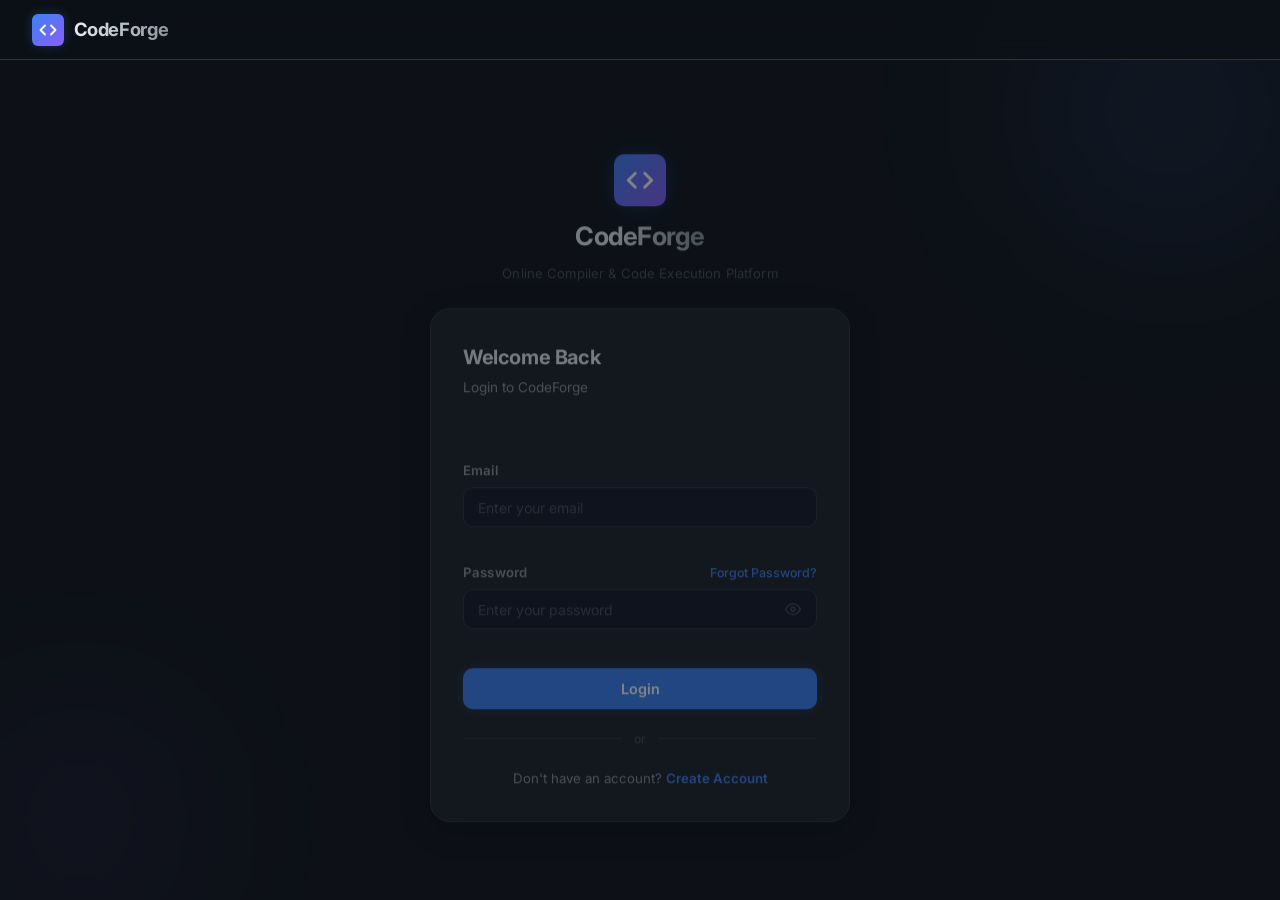
<file: frontend/index.html>
<!DOCTYPE html>
<html lang="en">
<head>
    <meta charset="UTF-8">
    <meta name="viewport" content="width=device-width, initial-scale=1.0">
    <title>CodeForge | Online Compiler &amp; Code Execution Platform</title>
    <meta name="description" content="CodeForge is a professional online compiler supporting C, C++, Java and Python. Write, compile and execute code instantly in your browser.">
    <link rel="preconnect" href="https://fonts.googleapis.com">
    <link rel="preconnect" href="https://fonts.gstatic.com" crossorigin>
    <link href="https://fonts.googleapis.com/css2?family=Fira+Code:wght@400;500;600&family=Inter:wght@400;500;600;700&display=swap" rel="stylesheet">
    <link rel="stylesheet" href="style.css">
    <link rel="stylesheet" href="auth.css">
</head>
<body class="dashboard-body">

    <!-- ══════════════════════════════════════════════════
         NAVIGATION
    ══════════════════════════════════════════════════ -->
    <nav class="codex-nav" role="navigation" aria-label="Main navigation">
        <a href="index.html" class="nav-brand" aria-label="CodeForge Home">
            <div class="nav-logo" aria-hidden="true">
                <svg width="18" height="18" viewBox="0 0 24 24" fill="none" stroke="currentColor" stroke-width="2.5" stroke-linecap="round" stroke-linejoin="round">
                    <polyline points="16 18 22 12 16 6"></polyline>
                    <polyline points="8 6 2 12 8 18"></polyline>
                </svg>
            </div>
            <span class="nav-title">CodeForge</span>
        </a>

        <button class="nav-hamburger" id="navHamburger" aria-label="Toggle navigation" aria-expanded="false">
            <span></span><span></span><span></span>
        </button>

        <ul class="nav-links" id="navLinks" role="list">
            <li>
                <a href="index.html" class="active" aria-current="page">
                    <svg width="14" height="14" viewBox="0 0 24 24" fill="none" stroke="currentColor" stroke-width="2" aria-hidden="true"><rect x="3" y="3" width="7" height="7"></rect><rect x="14" y="3" width="7" height="7"></rect><rect x="3" y="14" width="7" height="7"></rect><rect x="14" y="14" width="7" height="7"></rect></svg>
                    Dashboard
                </a>
            </li>
            <li>
                <a href="compiler.html">
                    <svg width="14" height="14" viewBox="0 0 24 24" fill="none" stroke="currentColor" stroke-width="2" aria-hidden="true"><polyline points="16 18 22 12 16 6"></polyline><polyline points="8 6 2 12 8 18"></polyline></svg>
                    Compiler
                </a>
            </li>
            <li>
                <a href="history.html">
                    <svg width="14" height="14" viewBox="0 0 24 24" fill="none" stroke="currentColor" stroke-width="2" aria-hidden="true"><circle cx="12" cy="12" r="10"></circle><polyline points="12 6 12 12 16 14"></polyline></svg>
                    History
                </a>
            </li>
            <li>
                <a href="#languages-section">
                    <svg width="14" height="14" viewBox="0 0 24 24" fill="none" stroke="currentColor" stroke-width="2" aria-hidden="true"><polyline points="16 18 22 12 16 6"></polyline><polyline points="8 6 2 12 8 18"></polyline></svg>
                    Languages
                </a>
            </li>
            <li>
                <a href="#about-section">
                    <svg width="14" height="14" viewBox="0 0 24 24" fill="none" stroke="currentColor" stroke-width="2" aria-hidden="true"><circle cx="12" cy="12" r="10"></circle><line x1="12" y1="8" x2="12" y2="12"></line><line x1="12" y1="16" x2="12.01" y2="16"></line></svg>
                    About
                </a>
            </li>
        </ul>

        <div class="nav-profile" aria-label="User profile">
            <div class="nav-profile-avatar" aria-hidden="true">
                <svg width="14" height="14" viewBox="0 0 24 24" fill="none" stroke="currentColor" stroke-width="2"><path d="M20 21v-2a4 4 0 0 0-4-4H8a4 4 0 0 0-4 4v2"></path><circle cx="12" cy="7" r="4"></circle></svg>
            </div>
            <span id="navUserName">…</span>
        </div>
        <button class="nav-logout-btn" id="navLogoutBtn" aria-label="Logout from CodeForge">
            <svg width="14" height="14" viewBox="0 0 24 24" fill="none" stroke="currentColor" stroke-width="2" aria-hidden="true">
                <path d="M9 21H5a2 2 0 0 1-2-2V5a2 2 0 0 1 2-2h4"></path>
                <polyline points="16 17 21 12 16 7"></polyline>
                <line x1="21" y1="12" x2="9" y2="12"></line>
            </svg>
            Logout
        </button>
    </nav>

    <!-- ══════════════════════════════════════════════════
         MAIN DASHBOARD
    ══════════════════════════════════════════════════ -->
    <main class="dashboard-main" role="main">

        <!-- ── HERO ──────────────────────────────────── -->
        <section class="hero-section" aria-labelledby="heroTitle">
            <div class="hero-text">
                <div class="hero-greeting">
                    <span class="status-dot" aria-hidden="true"></span>
                    Online &amp; Ready
                </div>
                <h1 class="hero-title" id="heroTitle">Welcome to CodeForge</h1>
                <p class="hero-tagline">Your Online Coding and Execution Workspace</p>
                <p class="hero-subtitle">Write, compile, test and manage programs in C, C++, Java and Python from one workspace — directly in your browser, no installation needed.</p>
                <div class="hero-actions">
                    <a href="compiler.html" class="btn btn-green" id="heroStartCoding">
                        <svg width="15" height="15" viewBox="0 0 24 24" fill="currentColor" aria-hidden="true"><polygon points="5 3 19 12 5 21 5 3"></polygon></svg>
                        Start Coding
                    </a>
                    <a href="history.html" class="btn btn-secondary" id="heroViewHistory">
                        <svg width="15" height="15" viewBox="0 0 24 24" fill="none" stroke="currentColor" stroke-width="2" aria-hidden="true"><circle cx="12" cy="12" r="10"></circle><polyline points="12 6 12 12 16 14"></polyline></svg>
                        View History
                    </a>
                </div>
            </div>
            <div class="hero-visual" aria-hidden="true">
                <div class="code-mockup">
                    <div class="cm-line"><span class="cm-comment">// C++ Quick Sort</span></div>
                    <div class="cm-line"><span class="cm-keyword">#include</span> <span class="cm-string">&lt;iostream&gt;</span></div>
                    <div class="cm-line"><span class="cm-keyword">using namespace</span> std;</div>
                    <div class="cm-line">&nbsp;</div>
                    <div class="cm-line"><span class="cm-keyword">int</span> <span class="cm-function">main</span>() {</div>
                    <div class="cm-line">&nbsp;&nbsp;cout &lt;&lt; <span class="cm-string">"Hello, CodeForge!"</span>;</div>
                    <div class="cm-line">&nbsp;&nbsp;<span class="cm-keyword">return</span> <span class="cm-number">0</span>;</div>
                    <div class="cm-line">}</div>
                    <div class="cm-output">→ Hello, CodeForge!</div>
                </div>
            </div>
        </section>

        <!-- ── STATISTICS ────────────────────────────── -->
        <section aria-labelledby="statsHeading">
            <div class="section-header">
                <div>
                    <h2 class="section-title-text" id="statsHeading">Your Statistics</h2>
                    <p class="section-subtitle">Based on your local execution history</p>
                </div>
            </div>
            <div class="stats-grid">
                <div class="stat-card" role="region" aria-label="Total Executions">
                    <div class="stat-card-top">
                        <div class="stat-card-icon blue" aria-hidden="true">
                            <svg width="18" height="18" viewBox="0 0 24 24" fill="none" stroke="currentColor" stroke-width="2"><polygon points="5 3 19 12 5 21 5 3"></polygon></svg>
                        </div>
                        <div class="stat-card-value" id="statTotal">0</div>
                    </div>
                    <div class="stat-card-label">Total Executions</div>
                </div>
                <div class="stat-card" role="region" aria-label="Successful Runs">
                    <div class="stat-card-top">
                        <div class="stat-card-icon green" aria-hidden="true">
                            <svg width="18" height="18" viewBox="0 0 24 24" fill="none" stroke="currentColor" stroke-width="2"><polyline points="20 6 9 17 4 12"></polyline></svg>
                        </div>
                        <div class="stat-card-value" id="statSuccess">0</div>
                    </div>
                    <div class="stat-card-label">Successful Runs</div>
                </div>
                <div class="stat-card" role="region" aria-label="Failed Runs">
                    <div class="stat-card-top">
                        <div class="stat-card-icon red" aria-hidden="true">
                            <svg width="18" height="18" viewBox="0 0 24 24" fill="none" stroke="currentColor" stroke-width="2"><circle cx="12" cy="12" r="10"></circle><line x1="15" y1="9" x2="9" y2="15"></line><line x1="9" y1="9" x2="15" y2="15"></line></svg>
                        </div>
                        <div class="stat-card-value" id="statFailed">0</div>
                    </div>
                    <div class="stat-card-label">Failed Runs</div>
                </div>
                <div class="stat-card" role="region" aria-label="Success Rate">
                    <div class="stat-card-top">
                        <div class="stat-card-icon orange" aria-hidden="true">
                            <svg width="18" height="18" viewBox="0 0 24 24" fill="none" stroke="currentColor" stroke-width="2"><path d="M18 20V10"></path><path d="M12 20V4"></path><path d="M6 20v-6"></path></svg>
                        </div>
                        <div class="stat-card-value" id="statRate">0%</div>
                    </div>
                    <div class="stat-card-label">Success Rate</div>
                </div>
            </div>
        </section>

        <!-- ── LANGUAGE USAGE ────────────────────────── -->
        <section aria-labelledby="langUsageHeading">
            <div class="section-header">
                <div>
                    <h2 class="section-title-text" id="langUsageHeading">Language Usage</h2>
                    <p class="section-subtitle">Executions per language from your history</p>
                </div>
            </div>
            <div class="lang-usage-card">
                <div class="lang-usage-list" id="langUsageList">
                    <!-- Populated by dashboard.js -->
                </div>
                <div class="empty-state" id="langUsageEmpty" style="display:none; padding:2rem 1rem;">
                    <svg width="36" height="36" viewBox="0 0 24 24" fill="none" stroke="currentColor" stroke-width="1.5" aria-hidden="true"><polyline points="16 18 22 12 16 6"></polyline><polyline points="8 6 2 12 8 18"></polyline></svg>
                    <p>No language data yet. Run some programs first.</p>
                </div>
            </div>
        </section>

        <!-- ── QUICK START ───────────────────────────── -->
        <section id="languages-section" aria-labelledby="quickStartHeading">
            <div class="section-header">
                <div>
                    <h2 class="section-title-text" id="quickStartHeading">Quick Start</h2>
                    <p class="section-subtitle">Choose a language and start coding immediately</p>
                </div>
            </div>
            <div class="language-grid">
                <a href="compiler.html?lang=C" class="lang-card" id="langCardC" aria-label="Start coding in C">
                    <div class="lang-card-header">
                        <div class="lang-icon c-icon" aria-hidden="true">C</div>
                        <div class="lang-name">C</div>
                    </div>
                    <div class="lang-desc">Fast and efficient system programming. Compile and run C programs using GCC 9.2.</div>
                    <div class="lang-cta">
                        Start Coding
                        <svg width="13" height="13" viewBox="0 0 24 24" fill="none" stroke="currentColor" stroke-width="2.5" aria-hidden="true"><line x1="5" y1="12" x2="19" y2="12"></line><polyline points="12 5 19 12 12 19"></polyline></svg>
                    </div>
                </a>
                <a href="compiler.html?lang=CPP" class="lang-card" id="langCardCPP" aria-label="Start coding in C++">
                    <div class="lang-card-header">
                        <div class="lang-icon cpp-icon" aria-hidden="true">C++</div>
                        <div class="lang-name">C++</div>
                    </div>
                    <div class="lang-desc">Object-oriented and high-performance programming. Build and test C++ programs with the STL.</div>
                    <div class="lang-cta">
                        Start Coding
                        <svg width="13" height="13" viewBox="0 0 24 24" fill="none" stroke="currentColor" stroke-width="2.5" aria-hidden="true"><line x1="5" y1="12" x2="19" y2="12"></line><polyline points="12 5 19 12 12 19"></polyline></svg>
                    </div>
                </a>
                <a href="compiler.html?lang=JAVA" class="lang-card" id="langCardJava" aria-label="Start coding in Java">
                    <div class="lang-card-header">
                        <div class="lang-icon java-icon" aria-hidden="true">☕</div>
                        <div class="lang-name">Java</div>
                    </div>
                    <div class="lang-desc">Portable object-oriented programming. Compile and execute Java with OpenJDK 13.</div>
                    <div class="lang-cta">
                        Start Coding
                        <svg width="13" height="13" viewBox="0 0 24 24" fill="none" stroke="currentColor" stroke-width="2.5" aria-hidden="true"><line x1="5" y1="12" x2="19" y2="12"></line><polyline points="12 5 19 12 12 19"></polyline></svg>
                    </div>
                </a>
                <a href="compiler.html?lang=PYTHON" class="lang-card" id="langCardPython" aria-label="Start coding in Python">
                    <div class="lang-card-header">
                        <div class="lang-icon py-icon" aria-hidden="true">🐍</div>
                        <div class="lang-name">Python</div>
                    </div>
                    <div class="lang-desc">Simple and versatile programming. Write and execute Python 3 programs instantly.</div>
                    <div class="lang-cta">
                        Start Coding
                        <svg width="13" height="13" viewBox="0 0 24 24" fill="none" stroke="currentColor" stroke-width="2.5" aria-hidden="true"><line x1="5" y1="12" x2="19" y2="12"></line><polyline points="12 5 19 12 12 19"></polyline></svg>
                    </div>
                </a>
            </div>
        </section>

        <!-- ── RECENT ACTIVITY ───────────────────────── -->
        <section class="activity-section" aria-labelledby="activityHeading">
            <div class="activity-header">
                <div>
                    <h2 class="section-title-text" id="activityHeading">Recent Activity</h2>
                    <p class="section-subtitle">Your latest 5 code executions</p>
                </div>
                <a href="history.html" class="btn btn-secondary" id="viewFullHistory">
                    <svg width="14" height="14" viewBox="0 0 24 24" fill="none" stroke="currentColor" stroke-width="2" aria-hidden="true"><circle cx="12" cy="12" r="10"></circle><polyline points="12 6 12 12 16 14"></polyline></svg>
                    View Full History
                </a>
            </div>

            <!-- Activity cards (mobile-friendly, replaces table on small screens) -->
            <div id="activityCards" class="activity-cards-wrap">
                <!-- Populated by dashboard.js -->
            </div>

            <!-- Empty state -->
            <div class="empty-state" id="activityEmpty" style="display:none; background:var(--bg-card); border:1px solid var(--border-color); border-radius:var(--radius-lg); padding:3rem 1rem;" aria-live="polite">
                <svg width="44" height="44" viewBox="0 0 24 24" fill="none" stroke="currentColor" stroke-width="1.5" aria-hidden="true"><circle cx="12" cy="12" r="10"></circle><polyline points="12 6 12 12 16 14"></polyline></svg>
                <p><strong>No executions yet.</strong></p>
                <p>Run your first program to see your activity here.</p>
                <a href="compiler.html" class="btn btn-green" style="margin-top:0.75rem;" id="emptyStartCoding">Start Coding</a>
            </div>
        </section>

        <!-- ── PLATFORM STATUS ───────────────────────── -->
        <section aria-labelledby="statusHeading">
            <div class="section-header">
                <div>
                    <h2 class="section-title-text" id="statusHeading">Platform Status</h2>
                    <p class="section-subtitle">Current system availability</p>
                </div>
            </div>
            <div class="status-grid">
                <div class="status-card">
                    <div class="status-indicator online" aria-label="Online"></div>
                    <div class="status-card-body">
                        <div class="status-card-title">Frontend</div>
                        <div class="status-card-value online-text">Online</div>
                    </div>
                    <svg width="20" height="20" viewBox="0 0 24 24" fill="none" stroke="currentColor" stroke-width="1.5" class="status-card-icon-right" aria-hidden="true"><circle cx="12" cy="12" r="10"></circle><polyline points="16 18 22 12 16 6"></polyline><polyline points="8 6 2 12 8 18"></polyline></svg>
                </div>
                <div class="status-card">
                    <div class="status-indicator" id="backendIndicator" aria-label="Checking"></div>
                    <div class="status-card-body">
                        <div class="status-card-title">Compiler Service</div>
                        <div class="status-card-value" id="backendStatus">Checking...</div>
                    </div>
                    <svg width="20" height="20" viewBox="0 0 24 24" fill="none" stroke="currentColor" stroke-width="1.5" class="status-card-icon-right" aria-hidden="true"><rect x="2" y="3" width="20" height="14" rx="2"></rect><line x1="8" y1="21" x2="16" y2="21"></line><line x1="12" y1="17" x2="12" y2="21"></line></svg>
                </div>
                <div class="status-card">
                    <div class="status-indicator online" aria-label="Available"></div>
                    <div class="status-card-body">
                        <div class="status-card-title">Supported Languages</div>
                        <div class="status-card-value online-text">4 Languages</div>
                    </div>
                    <svg width="20" height="20" viewBox="0 0 24 24" fill="none" stroke="currentColor" stroke-width="1.5" class="status-card-icon-right" aria-hidden="true"><polyline points="16 18 22 12 16 6"></polyline><polyline points="8 6 2 12 8 18"></polyline></svg>
                </div>
                <div class="status-card">
                    <div class="status-indicator online" aria-label="Active"></div>
                    <div class="status-card-body">
                        <div class="status-card-title">Execution Engine</div>
                        <div class="status-card-value online-text">JDoodle API</div>
                    </div>
                    <svg width="20" height="20" viewBox="0 0 24 24" fill="none" stroke="currentColor" stroke-width="1.5" class="status-card-icon-right" aria-hidden="true"><path d="M12 2v4M12 18v4M4.93 4.93l2.83 2.83M16.24 16.24l2.83 2.83M2 12h4M18 12h4M4.93 19.07l2.83-2.83M16.24 7.76l2.83-2.83"></path></svg>
                </div>
            </div>
        </section>

        <!-- ── SUPPORTED LANGUAGES DETAIL ───────────── -->
        <section aria-labelledby="supportedLangsHeading">
            <div class="section-header">
                <div>
                    <h2 class="section-title-text" id="supportedLangsHeading">Supported Languages</h2>
                    <p class="section-subtitle">All languages available for execution</p>
                </div>
            </div>
            <div class="supported-langs-grid">
                <div class="supported-lang-card">
                    <div class="sl-icon c-icon" aria-hidden="true">C</div>
                    <div class="sl-body">
                        <div class="sl-name">C</div>
                        <div class="sl-desc">Fast and efficient system programming language. GCC 9.2 compiler.</div>
                        <div class="sl-meta">GCC 9.2 &nbsp;·&nbsp; C11 standard</div>
                    </div>
                </div>
                <div class="supported-lang-card">
                    <div class="sl-icon cpp-icon" aria-hidden="true">C++</div>
                    <div class="sl-body">
                        <div class="sl-name">C++</div>
                        <div class="sl-desc">Object-oriented and high-performance programming with STL support.</div>
                        <div class="sl-meta">GCC 9.2 &nbsp;·&nbsp; C++17 standard</div>
                    </div>
                </div>
                <div class="supported-lang-card">
                    <div class="sl-icon java-icon" aria-hidden="true">☕</div>
                    <div class="sl-body">
                        <div class="sl-name">Java</div>
                        <div class="sl-desc">Portable object-oriented programming. Write once, run anywhere.</div>
                        <div class="sl-meta">OpenJDK 13</div>
                    </div>
                </div>
                <div class="supported-lang-card">
                    <div class="sl-icon py-icon" aria-hidden="true">🐍</div>
                    <div class="sl-body">
                        <div class="sl-name">Python</div>
                        <div class="sl-desc">Simple and versatile scripting and general-purpose language.</div>
                        <div class="sl-meta">Python 3.8</div>
                    </div>
                </div>
            </div>
        </section>

        <!-- ── ABOUT ─────────────────────────────────── -->
        <section id="about-section" aria-labelledby="aboutHeading">
            <div class="section-header">
                <div>
                    <h2 class="section-title-text" id="aboutHeading">About CodeForge</h2>
                </div>
            </div>
            <div class="about-card">
                <div class="about-text">
                    <p>
                        <strong>CodeForge</strong> is an online compiler and code execution platform that allows developers and students to write, compile, execute and test programs in multiple programming languages from a single workspace.
                    </p>
                    <p>
                        Powered by the JDoodle Compiler API and a Python Flask backend, CodeForge supports <strong>C</strong>, <strong>C++</strong>, <strong>Java</strong> and <strong>Python</strong>. Built for learning, experimentation and programming practice — no installation or setup required.
                    </p>
                </div>
                <div class="about-meta">
                    <div class="about-meta-block">
                        <div class="about-meta-label">Supported Languages</div>
                        <div class="about-meta-badges">
                            <span class="lang-badge">C</span>
                            <span class="lang-badge">C++</span>
                            <span class="lang-badge">Java</span>
                            <span class="lang-badge">Python</span>
                        </div>
                    </div>
                    <div class="about-meta-block">
                        <div class="about-meta-label">Technology Stack</div>
                        <div class="about-stack">
                            <div class="about-stack-item">
                                <svg width="14" height="14" viewBox="0 0 24 24" fill="none" stroke="currentColor" stroke-width="2" aria-hidden="true"><circle cx="12" cy="12" r="10"></circle><line x1="2" y1="12" x2="22" y2="12"></line><path d="M12 2a15.3 15.3 0 0 1 4 10 15.3 15.3 0 0 1-4 10 15.3 15.3 0 0 1-4-10 15.3 15.3 0 0 1 4-10z"></path></svg>
                                <span><strong>Frontend:</strong> HTML, CSS, JavaScript</span>
                            </div>
                            <div class="about-stack-item">
                                <svg width="14" height="14" viewBox="0 0 24 24" fill="none" stroke="currentColor" stroke-width="2" aria-hidden="true"><rect x="2" y="3" width="20" height="14" rx="2"></rect><line x1="8" y1="21" x2="16" y2="21"></line><line x1="12" y1="17" x2="12" y2="21"></line></svg>
                                <span><strong>Backend:</strong> Python Flask</span>
                            </div>
                            <div class="about-stack-item">
                                <svg width="14" height="14" viewBox="0 0 24 24" fill="none" stroke="currentColor" stroke-width="2" aria-hidden="true"><polygon points="5 3 19 12 5 21 5 3"></polygon></svg>
                                <span><strong>Execution:</strong> JDoodle Compiler API</span>
                            </div>
                        </div>
                    </div>
                </div>
            </div>
        </section>

    </main>

    <!-- Footer -->
    <footer class="dashboard-footer" role="contentinfo">
        <p>CodeForge – Online Compiler &amp; Code Execution Platform &nbsp;·&nbsp; Built with Python Flask &amp; JDoodle API</p>
    </footer>

    <script src="dashboard.js"></script>
</body>
</html>
</file>
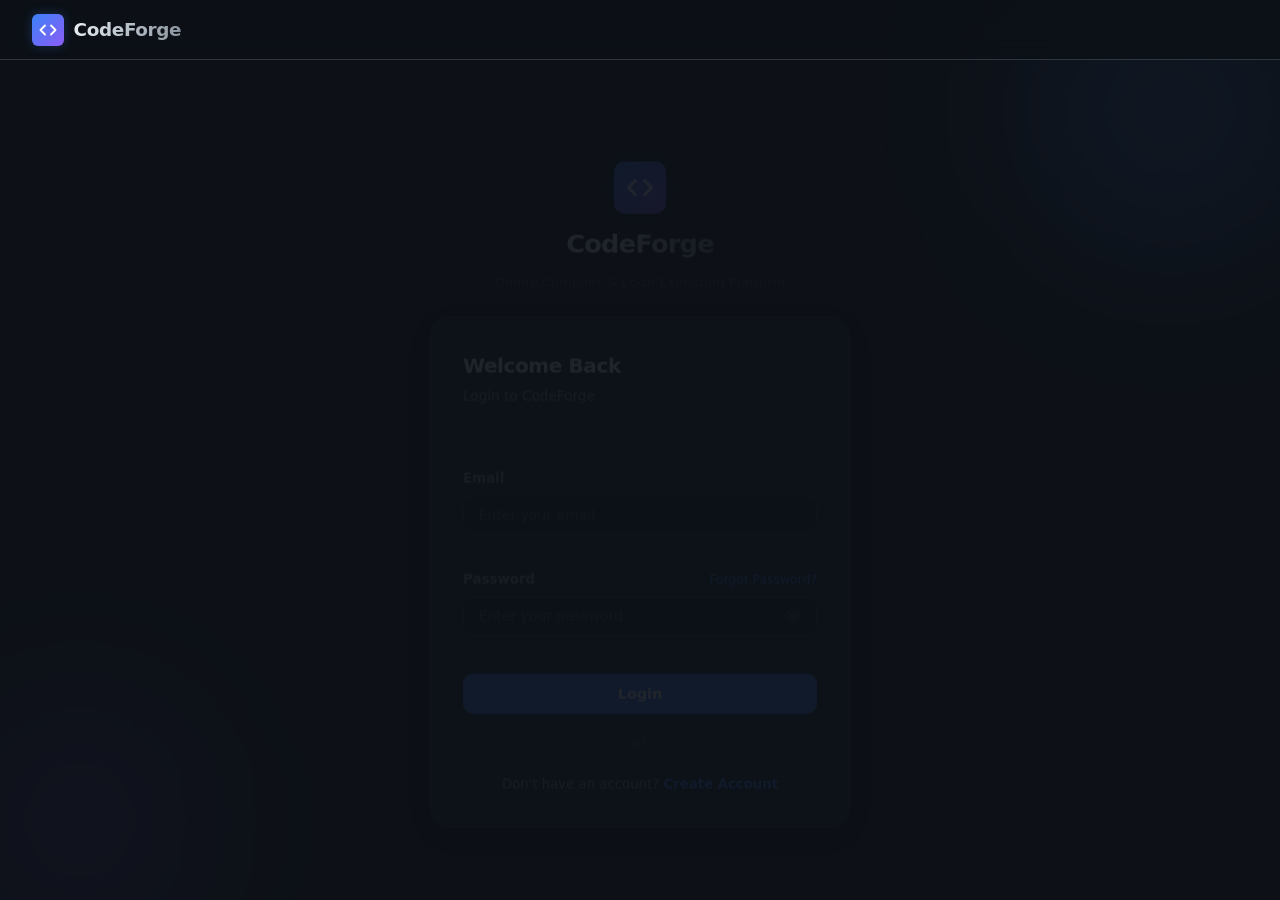
<file: frontend/ai-assistant.html>
<!DOCTYPE html>
<html lang="en">
<head>
    <meta charset="UTF-8">
    <meta name="viewport" content="width=device-width, initial-scale=1.0">
    <title>AI Assistant | CodeForge</title>
    <meta name="description" content="Get AI-powered help to explain, debug, and optimize your code with CodeForge AI Assistant.">
    <link rel="preconnect" href="https://fonts.googleapis.com">
    <link rel="preconnect" href="https://fonts.gstatic.com" crossorigin>
    <link href="https://fonts.googleapis.com/css2?family=Fira+Code:wght@400;500;600&family=Inter:wght@400;500;600;700&display=swap" rel="stylesheet">
    <link rel="stylesheet" href="style.css">
    <link rel="stylesheet" href="auth.css">
    <link rel="stylesheet" href="ai-assistant.css">
</head>
<body class="ai-assistant-body">

    <!-- Navigation -->
    <nav class="codex-nav" role="navigation" aria-label="Main navigation">
        <a href="index.html" class="nav-brand" aria-label="CodeForge Home">
            <div class="nav-logo" aria-hidden="true">
                <svg width="18" height="18" viewBox="0 0 24 24" fill="none" stroke="currentColor" stroke-width="2.5" stroke-linecap="round" stroke-linejoin="round">
                    <polyline points="16 18 22 12 16 6"></polyline>
                    <polyline points="8 6 2 12 8 18"></polyline>
                </svg>
            </div>
            <span class="nav-title">CodeForge</span>
        </a>

        <button class="nav-hamburger" id="navHamburger" aria-label="Toggle navigation" aria-expanded="false">
            <span></span><span></span><span></span>
        </button>

        <ul class="nav-links" id="navLinks" role="list">
            <li>
                <a href="index.html">
                    <svg width="14" height="14" viewBox="0 0 24 24" fill="none" stroke="currentColor" stroke-width="2"><rect x="3" y="3" width="7" height="7"></rect><rect x="14" y="3" width="7" height="7"></rect><rect x="3" y="14" width="7" height="7"></rect><rect x="14" y="14" width="7" height="7"></rect></svg>
                    Dashboard
                </a>
            </li>
            <li>
                <a href="compiler.html">
                    <svg width="14" height="14" viewBox="0 0 24 24" fill="none" stroke="currentColor" stroke-width="2"><polyline points="16 18 22 12 16 6"></polyline><polyline points="8 6 2 12 8 18"></polyline></svg>
                    Compiler
                </a>
            </li>
            <li>
                <a href="history.html">
                    <svg width="14" height="14" viewBox="0 0 24 24" fill="none" stroke="currentColor" stroke-width="2"><circle cx="12" cy="12" r="10"></circle><polyline points="12 6 12 12 16 14"></polyline></svg>
                    History
                </a>
            </li>
            <li>
                <a href="ai-assistant.html" class="active" aria-current="page">
                    <svg width="14" height="14" viewBox="0 0 24 24" fill="none" stroke="currentColor" stroke-width="2"><path d="M12 2C6.48 2 2 6.48 2 12s4.48 10 10 10 10-4.48 10-10S17.52 2 12 2z"></path><path d="M8 14s1.5 2 4 2 4-2 4-2"></path><line x1="9" y1="9" x2="9.01" y2="9"></line><line x1="15" y1="9" x2="15.01" y2="9"></line></svg>
                    AI Assistant
                </a>
            </li>
        </ul>

        <div class="nav-profile" aria-label="User profile">
            <div class="nav-profile-avatar" aria-hidden="true">D</div>
            <span id="navUserName" class="nav-user-name">...</span>
        </div>
        <button class="nav-logout-btn" id="navLogoutBtn" aria-label="Logout from CodeForge">
            <svg width="14" height="14" viewBox="0 0 24 24" fill="none" stroke="currentColor" stroke-width="2" aria-hidden="true">
                <path d="M9 21H5a2 2 0 0 1-2-2V5a2 2 0 0 1 2-2h4"></path>
                <polyline points="16 17 21 12 16 7"></polyline>
                <line x1="21" y1="12" x2="9" y2="12"></line>
            </svg>
            Logout
        </button>
    </nav>

    <!-- Main Content -->
    <main class="ai-main" role="main">
        <!-- Left Panel: Chat Interface -->
        <section class="ai-chat-panel" aria-label="AI Chat">
            <!-- Panel Header -->
            <div class="ai-chat-header">
                <div class="ai-header-info">
                    <div class="ai-avatar">
                        <svg width="20" height="20" viewBox="0 0 24 24" fill="none" stroke="currentColor" stroke-width="2" aria-hidden="true">
                            <path d="M12 2C6.48 2 2 6.48 2 12s4.48 10 10 10 10-4.48 10-10S17.52 2 12 2z"></path>
                            <path d="M8 14s1.5 2 4 2 4-2 4-2"></path>
                            <line x1="9" y1="9" x2="9.01" y2="9"></line>
                            <line x1="15" y1="9" x2="15.01" y2="9"></line>
                        </svg>
                    </div>
                    <div>
                        <h1 class="ai-title">CodeForge AI</h1>
                        <p class="ai-subtitle">Your intelligent programming tutor</p>
                    </div>
                </div>
                <div class="ai-header-actions">
                    <span class="ai-status-dot" id="aiStatusDot" aria-live="polite" title="AI status"></span>
                    <button id="clearChatBtn" class="btn btn-secondary ai-clear-btn" aria-label="Clear chat history">
                        <svg width="13" height="13" viewBox="0 0 24 24" fill="none" stroke="currentColor" stroke-width="2" aria-hidden="true"><polyline points="3 6 5 6 21 6"></polyline><path d="M19 6v14a2 2 0 0 1-2 2H7a2 2 0 0 1-2-2V6m3 0V4a2 2 0 0 1 2-2h4a2 2 0 0 1 2 2v2"></path></svg>
                        Clear Chat
                    </button>
                </div>
            </div>

            <!-- Chat Messages Area -->
            <div class="ai-messages" id="aiMessages" role="log" aria-live="polite" aria-label="Chat messages">
                <!-- Welcome message -->
                <div class="ai-message ai-message--assistant" id="welcomeMsg">
                    <div class="ai-message-avatar" aria-hidden="true">
                        <svg width="14" height="14" viewBox="0 0 24 24" fill="none" stroke="currentColor" stroke-width="2"><path d="M12 2C6.48 2 2 6.48 2 12s4.48 10 10 10 10-4.48 10-10S17.52 2 12 2z"></path><path d="M8 14s1.5 2 4 2 4-2 4-2"></path><line x1="9" y1="9" x2="9.01" y2="9"></line><line x1="15" y1="9" x2="15.01" y2="9"></line></svg>
                    </div>
                    <div class="ai-message-content">
                        <div class="ai-message-bubble">
                            <p>👋 Hi! I'm <strong>CodeForge AI</strong>, your programming tutor.</p>
                            <p>I can help you:</p>
                            <ul>
                                <li>🔍 <strong>Explain</strong> code and programming concepts</li>
                                <li>🐛 <strong>Debug</strong> errors and compiler output</li>
                                <li>🔧 <strong>Fix</strong> bugs with corrected code</li>
                                <li>⚡ <strong>Optimize</strong> your code for performance</li>
                            </ul>
                            <p>Use the quick action buttons below, or ask me anything!</p>
                        </div>
                        <span class="ai-message-time">CodeForge AI</span>
                    </div>
                </div>
            </div>

            <!-- Compiler Context Banner (shown when context is loaded) -->
            <div class="ai-context-banner" id="aiContextBanner" style="display:none;" role="status">
                <svg width="14" height="14" viewBox="0 0 24 24" fill="none" stroke="currentColor" stroke-width="2" aria-hidden="true"><polyline points="16 18 22 12 16 6"></polyline><polyline points="8 6 2 12 8 18"></polyline></svg>
                <span id="aiContextLabel">Compiler context loaded</span>
                <button id="clearContextBtn" class="ai-context-dismiss" aria-label="Clear compiler context" title="Clear context">×</button>
            </div>

            <!-- Quick Action Buttons -->
            <div class="ai-quick-actions" role="group" aria-label="Quick AI actions">
                <button class="ai-quick-btn" id="quickExplain" data-mode="explain" aria-label="Explain Code">
                    <svg width="13" height="13" viewBox="0 0 24 24" fill="none" stroke="currentColor" stroke-width="2" aria-hidden="true"><circle cx="12" cy="12" r="10"></circle><line x1="12" y1="8" x2="12" y2="12"></line><line x1="12" y1="16" x2="12.01" y2="16"></line></svg>
                    Explain Code
                </button>
                <button class="ai-quick-btn" id="quickDebug" data-mode="debug" aria-label="Find Error">
                    <svg width="13" height="13" viewBox="0 0 24 24" fill="none" stroke="currentColor" stroke-width="2" aria-hidden="true"><path d="M10.29 3.86L1.82 18a2 2 0 0 0 1.71 3h16.94a2 2 0 0 0 1.71-3L13.71 3.86a2 2 0 0 0-3.42 0z"></path><line x1="12" y1="9" x2="12" y2="13"></line><line x1="12" y1="17" x2="12.01" y2="17"></line></svg>
                    Find Error
                </button>
                <button class="ai-quick-btn" id="quickFix" data-mode="fix" aria-label="Suggest Fix">
                    <svg width="13" height="13" viewBox="0 0 24 24" fill="none" stroke="currentColor" stroke-width="2" aria-hidden="true"><path d="M14.7 6.3a1 1 0 0 0 0 1.4l1.6 1.6a1 1 0 0 0 1.4 0l3.77-3.77a6 6 0 0 1-7.94 7.94l-6.91 6.91a2.12 2.12 0 0 1-3-3l6.91-6.91a6 6 0 0 1 7.94-7.94l-3.76 3.76z"></path></svg>
                    Suggest Fix
                </button>
                <button class="ai-quick-btn" id="quickConcept" data-mode="concept" aria-label="Explain Concept">
                    <svg width="13" height="13" viewBox="0 0 24 24" fill="none" stroke="currentColor" stroke-width="2" aria-hidden="true"><path d="M12 2L2 7l10 5 10-5-10-5z"></path><path d="M2 17l10 5 10-5"></path><path d="M2 12l10 5 10-5"></path></svg>
                    Explain Concept
                </button>
                <button class="ai-quick-btn" id="quickOptimize" data-mode="optimize" aria-label="Optimize Code">
                    <svg width="13" height="13" viewBox="0 0 24 24" fill="none" stroke="currentColor" stroke-width="2" aria-hidden="true"><polyline points="23 6 13.5 15.5 8.5 10.5 1 18"></polyline><polyline points="17 6 23 6 23 12"></polyline></svg>
                    Optimize Code
                </button>
            </div>

            <!-- Input Area -->
            <div class="ai-input-area">
                <div class="ai-input-wrapper">
                    <textarea
                        id="aiInput"
                        class="ai-textarea"
                        placeholder="Ask me anything about code... (Enter to send, Shift+Enter for new line)"
                        rows="3"
                        maxlength="2000"
                        spellcheck="true"
                        aria-label="Ask AI a question"
                        aria-describedby="aiCharCount"
                    ></textarea>
                    <div class="ai-input-footer">
                        <span class="ai-char-count" id="aiCharCount" aria-live="polite">0 / 2000</span>
                        <div class="ai-input-actions">
                            <select id="aiModeSelect" class="ai-mode-select" aria-label="Select AI mode">
                                <option value="chat">💬 Chat</option>
                                <option value="explain">🔍 Explain</option>
                                <option value="debug">🐛 Debug</option>
                                <option value="fix">🔧 Fix</option>
                                <option value="concept">📚 Concept</option>
                                <option value="optimize">⚡ Optimize</option>
                            </select>
                            <button id="aiSendBtn" class="btn btn-primary ai-send-btn" aria-label="Send message">
                                <span id="aiSendIcon" aria-hidden="true">
                                    <svg width="15" height="15" viewBox="0 0 24 24" fill="currentColor"><path d="M2.01 21L23 12 2.01 3 2 10l15 2-15 2z"></path></svg>
                                </span>
                                <span id="aiSendText">Send</span>
                            </button>
                        </div>
                    </div>
                </div>
            </div>
        </section>

        <!-- Right Panel: Context & Info -->
        <aside class="ai-sidebar" aria-label="AI context and information">
            <!-- Compiler Context Card -->
            <div class="ai-sidebar-card" id="contextCard">
                <div class="ai-sidebar-card-header">
                    <svg width="15" height="15" viewBox="0 0 24 24" fill="none" stroke="currentColor" stroke-width="2" aria-hidden="true"><polyline points="16 18 22 12 16 6"></polyline><polyline points="8 6 2 12 8 18"></polyline></svg>
                    Compiler Context
                </div>
                <div id="contextCardBody" class="ai-sidebar-card-body">
                    <p class="ai-sidebar-empty">No compiler context loaded.</p>
                    <p class="ai-sidebar-hint">
                        Use the <strong>"Ask AI"</strong> button in the
                        <a href="compiler.html" class="ai-link">Compiler</a> to automatically
                        load your code and output here.
                    </p>
                </div>
            </div>

            <!-- Tips Card -->
            <div class="ai-sidebar-card">
                <div class="ai-sidebar-card-header">
                    <svg width="15" height="15" viewBox="0 0 24 24" fill="none" stroke="currentColor" stroke-width="2" aria-hidden="true"><circle cx="12" cy="12" r="10"></circle><line x1="12" y1="8" x2="12" y2="12"></line><line x1="12" y1="16" x2="12.01" y2="16"></line></svg>
                    How to use
                </div>
                <div class="ai-sidebar-card-body">
                    <div class="ai-tip">
                        <span class="ai-tip-icon">⌨️</span>
                        <span><strong>Enter</strong> to send, <strong>Shift+Enter</strong> for a new line</span>
                    </div>
                    <div class="ai-tip">
                        <span class="ai-tip-icon">🎯</span>
                        <span>Select a <strong>mode</strong> to guide the AI's response style</span>
                    </div>
                    <div class="ai-tip">
                        <span class="ai-tip-icon">💻</span>
                        <span>Click <strong>"Ask AI"</strong> in the Compiler to auto-load your code</span>
                    </div>
                    <div class="ai-tip">
                        <span class="ai-tip-icon">🔧</span>
                        <span>AI suggestions won't execute automatically — you choose when to apply them</span>
                    </div>
                </div>
            </div>

            <!-- Apply Fix Card (shown when AI suggests code) -->
            <div class="ai-sidebar-card ai-apply-card" id="applyFixCard" style="display:none;">
                <div class="ai-sidebar-card-header">
                    <svg width="15" height="15" viewBox="0 0 24 24" fill="none" stroke="currentColor" stroke-width="2" aria-hidden="true"><path d="M14.7 6.3a1 1 0 0 0 0 1.4l1.6 1.6a1 1 0 0 0 1.4 0l3.77-3.77a6 6 0 0 1-7.94 7.94l-6.91 6.91a2.12 2.12 0 0 1-3-3l6.91-6.91a6 6 0 0 1 7.94-7.94l-3.76 3.76z"></path></svg>
                    Apply Suggested Fix
                </div>
                <div class="ai-sidebar-card-body">
                    <p class="ai-sidebar-hint">The AI has suggested a code fix. Click below to copy it to the compiler — you must manually run it.</p>
                    <button id="applyFixBtn" class="btn btn-primary" style="width:100%; margin-top:0.5rem;" aria-label="Copy suggested fix to compiler">
                        <svg width="13" height="13" viewBox="0 0 24 24" fill="none" stroke="currentColor" stroke-width="2" aria-hidden="true"><polyline points="16 18 22 12 16 6"></polyline><polyline points="8 6 2 12 8 18"></polyline></svg>
                        Open in Compiler
                    </button>
                </div>
            </div>
        </aside>
    </main>

    <script src="auth-guard.js"></script>
    <script src="ai-assistant.js"></script>
</body>
</html>
</file>
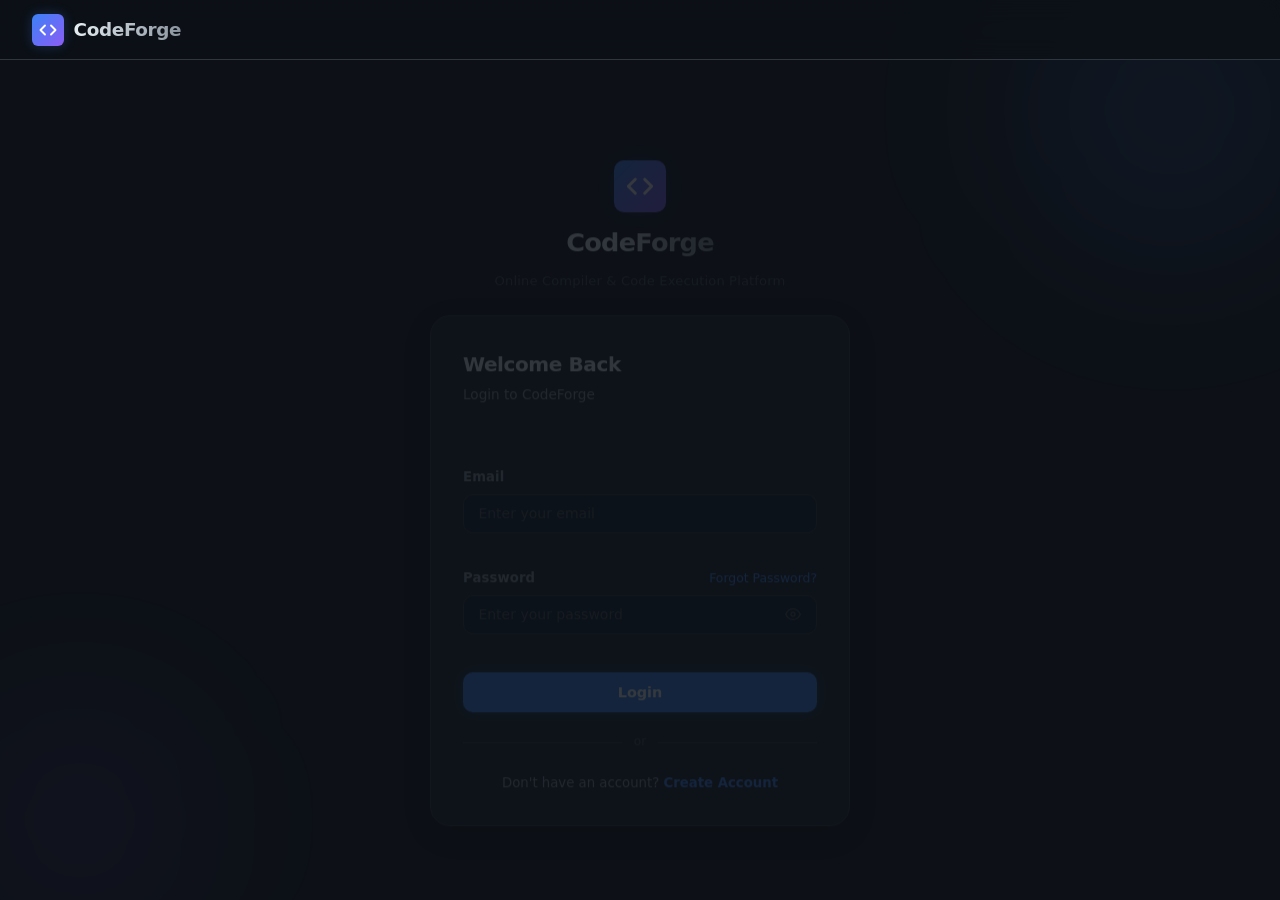
<file: frontend/compiler.html>
<!DOCTYPE html>
<html lang="en">
<head>
    <meta charset="UTF-8">
    <meta name="viewport" content="width=device-width, initial-scale=1.0">
    <title>Compiler | CodeForge</title>
    <meta name="description" content="Write, compile and run C, C++, Java and Python code online instantly with CodeForge.">
    <link rel="preconnect" href="https://fonts.googleapis.com">
    <link rel="preconnect" href="https://fonts.gstatic.com" crossorigin>
    <link href="https://fonts.googleapis.com/css2?family=Fira+Code:wght@400;500;600&family=Inter:wght@400;500;600;700&display=swap" rel="stylesheet">
    <link rel="stylesheet" href="style.css">
    <link rel="stylesheet" href="auth.css">
</head>
<body class="compiler-body">

    <!-- ── Navigation ───────────────────────────────── -->
    <nav class="codex-nav" role="navigation" aria-label="Main navigation">
        <a href="index.html" class="nav-brand" aria-label="CodeForge Home">
            <div class="nav-logo" aria-hidden="true">
                <svg width="18" height="18" viewBox="0 0 24 24" fill="none" stroke="currentColor" stroke-width="2.5" stroke-linecap="round" stroke-linejoin="round">
                    <polyline points="16 18 22 12 16 6"></polyline>
                    <polyline points="8 6 2 12 8 18"></polyline>
                </svg>
            </div>
            <span class="nav-title">CodeForge</span>
        </a>

        <button class="nav-hamburger" id="navHamburger" aria-label="Toggle navigation" aria-expanded="false">
            <span></span><span></span><span></span>
        </button>

        <ul class="nav-links" id="navLinks" role="list">
            <li>
                <a href="index.html">
                    <svg width="14" height="14" viewBox="0 0 24 24" fill="none" stroke="currentColor" stroke-width="2"><rect x="3" y="3" width="7" height="7"></rect><rect x="14" y="3" width="7" height="7"></rect><rect x="3" y="14" width="7" height="7"></rect><rect x="14" y="14" width="7" height="7"></rect></svg>
                    Dashboard
                </a>
            </li>
            <li>
                <a href="compiler.html" class="active" aria-current="page">
                    <svg width="14" height="14" viewBox="0 0 24 24" fill="none" stroke="currentColor" stroke-width="2"><polyline points="16 18 22 12 16 6"></polyline><polyline points="8 6 2 12 8 18"></polyline></svg>
                    Compiler
                </a>
            </li>
            <li>
                <a href="history.html">
                    <svg width="14" height="14" viewBox="0 0 24 24" fill="none" stroke="currentColor" stroke-width="2"><circle cx="12" cy="12" r="10"></circle><polyline points="12 6 12 12 16 14"></polyline></svg>
                    History
                </a>
            </li>
            <li>
                <a href="index.html#languages-section">
                    <svg width="14" height="14" viewBox="0 0 24 24" fill="none" stroke="currentColor" stroke-width="2"><path d="M12 2L2 7l10 5 10-5-10-5z"></path><path d="M2 17l10 5 10-5"></path><path d="M2 12l10 5 10-5"></path></svg>
                    Languages
                </a>
            </li>
            <li>
                <a href="index.html#about-section">
                    <svg width="14" height="14" viewBox="0 0 24 24" fill="none" stroke="currentColor" stroke-width="2"><circle cx="12" cy="12" r="10"></circle><line x1="12" y1="8" x2="12" y2="12"></line><line x1="12" y1="16" x2="12.01" y2="16"></line></svg>
                    About
                </a>
            </li>
        </ul>

        <div class="nav-profile" aria-label="User profile">
            <div class="nav-profile-avatar" aria-hidden="true">D</div>
            <span id="navUserName">…</span>
        </div>
        <button class="nav-logout-btn" id="navLogoutBtn" aria-label="Logout from CodeForge">
            <svg width="14" height="14" viewBox="0 0 24 24" fill="none" stroke="currentColor" stroke-width="2" aria-hidden="true">
                <path d="M9 21H5a2 2 0 0 1-2-2V5a2 2 0 0 1 2-2h4"></path>
                <polyline points="16 17 21 12 16 7"></polyline>
                <line x1="21" y1="12" x2="9" y2="12"></line>
            </svg>
            Logout
        </button>
    </nav>

    <!-- ── Compiler Workspace ────────────────────────── -->
    <div class="app-container">

        <!-- Breadcrumb -->
        <nav class="compiler-subnav" aria-label="Breadcrumb">
            <a href="index.html">Dashboard</a>
            <span aria-hidden="true">›</span>
            <span aria-current="page">Compiler</span>
            <span class="save-badge" id="saveBadge" style="display:none; margin-left:auto;">
                <svg width="12" height="12" viewBox="0 0 24 24" fill="none" stroke="currentColor" stroke-width="2"><polyline points="20 6 9 17 4 12"></polyline></svg>
                Saved to history
            </span>
        </nav>

        <!-- Main Compiler Grid -->
        <main class="compiler-grid" role="main">

            <!-- Left Panel: Editor & Input -->
            <section class="editor-section" aria-label="Code editor panel">
                <!-- Toolbar -->
                <div class="toolbar">
                    <div class="language-picker">
                        <label for="languageSelect">Language:</label>
                        <div class="select-wrapper">
                            <select id="languageSelect" aria-label="Select programming language">
                                <option value="C">C (GCC 9.2)</option>
                                <option value="CPP">C++ (GCC 9.2)</option>
                                <option value="JAVA" selected>Java (OpenJDK 13)</option>
                                <option value="PYTHON">Python (3.8)</option>
                            </select>
                        </div>
                    </div>

                    <div class="editor-stats" aria-live="polite" aria-label="Editor statistics">
                        <span id="lineCount">Lines: 1</span>
                        <span class="stat-divider" aria-hidden="true">|</span>
                        <span id="charCount">Chars: 0</span>
                    </div>

                    <div class="button-group">
                        <button id="resetCodeBtn" class="btn btn-secondary" title="Reset to sample code" aria-label="Reset to sample code">
                            <svg width="14" height="14" viewBox="0 0 24 24" fill="none" stroke="currentColor" stroke-width="2" aria-hidden="true"><path d="M3 12a9 9 0 1 0 9-9 9.75 9.75 0 0 0-6.74 2.74L3 8"></path><path d="M3 3v5h5"></path></svg>
                            Reset Code
                        </button>
                        <button id="clearCodeBtn" class="btn btn-secondary" title="Clear code editor" aria-label="Clear code editor">
                            <svg width="14" height="14" viewBox="0 0 24 24" fill="none" stroke="currentColor" stroke-width="2" aria-hidden="true"><polyline points="3 6 5 6 21 6"></polyline><path d="M19 6v14a2 2 0 0 1-2 2H7a2 2 0 0 1-2-2V6m3 0V4a2 2 0 0 1 2-2h4a2 2 0 0 1 2 2v2"></path></svg>
                            Clear Code
                        </button>
                    </div>
                </div>

                <!-- Code Editor Wrapper -->
                <div class="editor-wrapper" role="group" aria-label="Code input area">
                    <div class="line-numbers" id="lineNumbers" aria-hidden="true">1</div>
                    <textarea
                        id="codeEditor"
                        spellcheck="false"
                        placeholder="Type your code here..."
                        aria-label="Code Editor"
                        autocomplete="off"
                        autocorrect="off"
                        autocapitalize="off"
                    ></textarea>
                </div>

                <!-- Input Section -->
                <div class="input-section">
                    <div class="section-title">
                        <svg width="16" height="16" viewBox="0 0 24 24" fill="none" stroke="currentColor" stroke-width="2" aria-hidden="true"><polyline points="4 17 10 11 4 5"></polyline><line x1="12" y1="19" x2="20" y2="19"></line></svg>
                        Standard Input (stdin)
                    </div>
                    <textarea
                        id="customInput"
                        placeholder="Enter custom inputs here (one input per line if required by your program)..."
                        spellcheck="false"
                        aria-label="Standard Input"
                    ></textarea>
                </div>
            </section>

            <!-- Right Panel: Controls & Output -->
            <section class="output-section" aria-label="Output panel">
                <div class="action-bar">
                    <button id="runBtn" class="btn btn-green" aria-label="Run code">
                        <span id="runBtnIcon" aria-hidden="true">
                            <svg width="16" height="16" viewBox="0 0 24 24" fill="currentColor"><polygon points="5 3 19 12 5 21 5 3"></polygon></svg>
                        </span>
                        <span id="runBtnText">Run Code</span>
                    </button>

                    <button id="clearOutputBtn" class="btn btn-secondary" aria-label="Clear output">
                        <svg width="14" height="14" viewBox="0 0 24 24" fill="none" stroke="currentColor" stroke-width="2" aria-hidden="true"><line x1="18" y1="6" x2="6" y2="18"></line><line x1="6" y1="6" x2="18" y2="18"></line></svg>
                        Clear Output
                    </button>
                </div>

                <!-- Output Display Card -->
                <div class="output-card" role="region" aria-label="Execution output">
                    <div class="output-header">
                        <div class="output-title">
                            <svg width="16" height="16" viewBox="0 0 24 24" fill="none" stroke="currentColor" stroke-width="2" aria-hidden="true"><polyline points="16 18 22 12 16 6"></polyline><polyline points="8 6 2 12 8 18"></polyline></svg>
                            Execution Output
                        </div>
                        <div class="metrics">
                            <span id="statusBadge" class="status-badge status-ready" aria-live="polite">Ready</span>
                            <span id="executionTime" class="metric-pill" style="display: none;" aria-label="Execution time">
                                <svg width="12" height="12" viewBox="0 0 24 24" fill="none" stroke="currentColor" stroke-width="2" aria-hidden="true"><circle cx="12" cy="12" r="10"></circle><polyline points="12 6 12 12 16 14"></polyline></svg>
                                <span id="timeVal">0.00s</span>
                            </span>
                            <span id="executionMemory" class="metric-pill" style="display: none;" aria-label="Memory used">
                                <svg width="12" height="12" viewBox="0 0 24 24" fill="none" stroke="currentColor" stroke-width="2" aria-hidden="true"><path d="M6 19v-3a2 2 0 0 1 2-2h8a2 2 0 0 1 2 2v3"></path><path d="M6 5v3a2 2 0 0 0 2 2h8a2 2 0 0 0 2-2V5"></path></svg>
                                <span id="memoryVal">0 KB</span>
                            </span>
                        </div>
                    </div>

                    <!-- Terminal Content Viewport -->
                    <div class="terminal-viewport" id="terminalViewport" aria-live="polite">
                        <div class="placeholder-msg" id="placeholderMsg">
                            <svg width="40" height="40" viewBox="0 0 24 24" fill="none" stroke="currentColor" stroke-width="1.5" aria-hidden="true"><polygon points="5 3 19 12 5 21 5 3"></polygon></svg>
                            <p>Click "Run Code" to compile and execute your program.</p>
                        </div>
                        <div class="loader-overlay" id="loaderOverlay" style="display: none;" aria-label="Compiling and executing">
                            <div class="spinner" role="status" aria-label="Loading"></div>
                            <p>Compiling &amp; Executing Code...</p>
                        </div>
                        <pre id="outputContent" class="output-content" style="display: none;" aria-label="Program output"></pre>
                    </div>
                </div>
            </section>
        </main>
    </div>

    <script src="auth-guard.js"></script>
    <script src="compiler.js"></script>
</body>
</html>
</file>
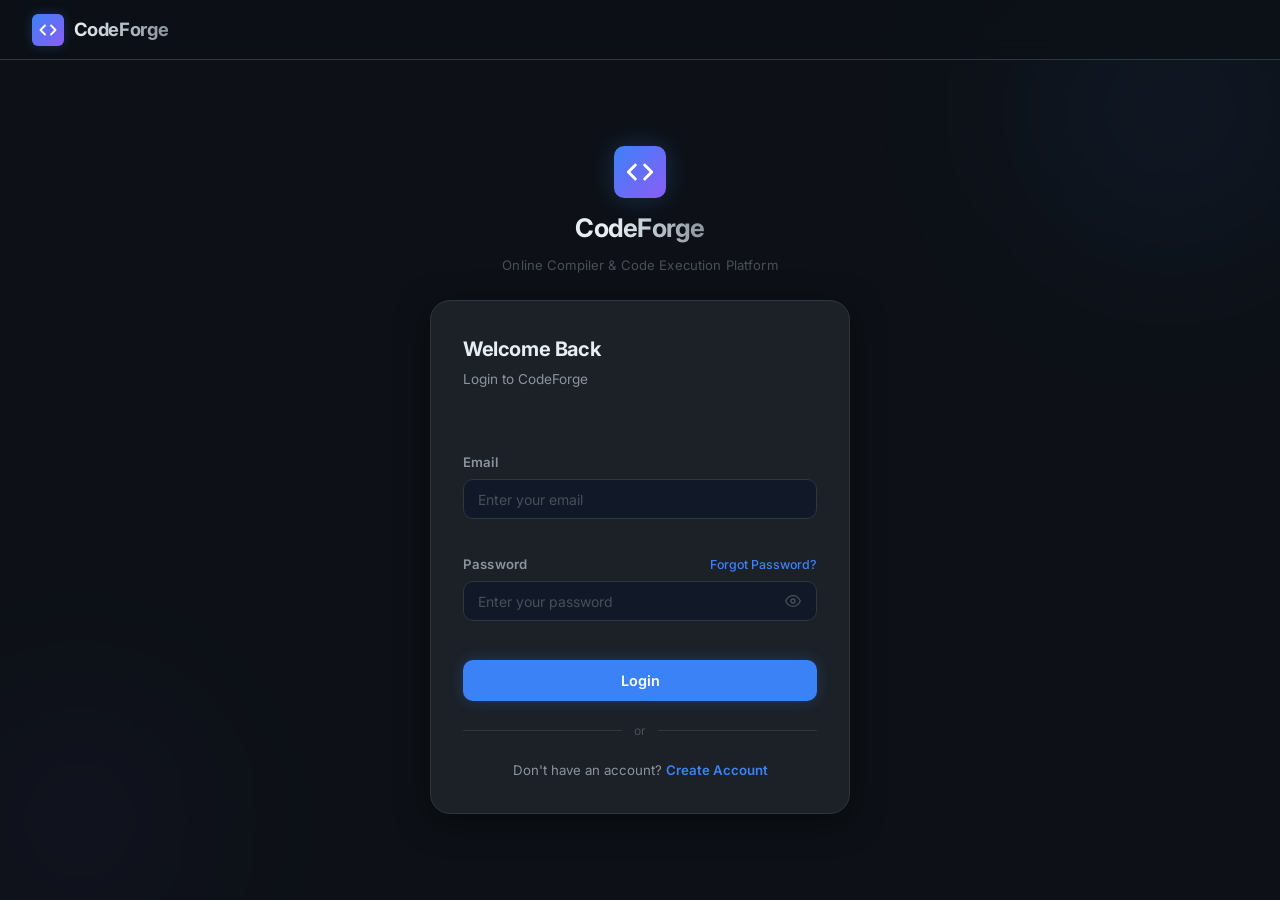
<file: frontend/history.html>
<!DOCTYPE html>
<html lang="en">
<head>
    <meta charset="UTF-8">
    <meta name="viewport" content="width=device-width, initial-scale=1.0">
    <title>Execution History | CodeForge</title>
    <meta name="description" content="View your complete code execution history on CodeForge.">
    <link rel="preconnect" href="https://fonts.googleapis.com">
    <link rel="preconnect" href="https://fonts.gstatic.com" crossorigin>
    <link href="https://fonts.googleapis.com/css2?family=Fira+Code:wght@400;500;600&family=Inter:wght@400;500;600;700&display=swap" rel="stylesheet">
    <link rel="stylesheet" href="style.css">
    <link rel="stylesheet" href="auth.css">
</head>
<body class="history-body">

    <!-- ── Navigation ───────────────────────────────── -->
    <nav class="codex-nav" role="navigation" aria-label="Main navigation">
        <a href="index.html" class="nav-brand" aria-label="CodeForge Home">
            <div class="nav-logo" aria-hidden="true">
                <svg width="18" height="18" viewBox="0 0 24 24" fill="none" stroke="currentColor" stroke-width="2.5" stroke-linecap="round" stroke-linejoin="round">
                    <polyline points="16 18 22 12 16 6"></polyline>
                    <polyline points="8 6 2 12 8 18"></polyline>
                </svg>
            </div>
            <span class="nav-title">CodeForge</span>
        </a>

        <button class="nav-hamburger" id="navHamburger" aria-label="Toggle navigation" aria-expanded="false">
            <span></span><span></span><span></span>
        </button>

        <ul class="nav-links" id="navLinks" role="list">
            <li>
                <a href="index.html">
                    <svg width="14" height="14" viewBox="0 0 24 24" fill="none" stroke="currentColor" stroke-width="2"><rect x="3" y="3" width="7" height="7"></rect><rect x="14" y="3" width="7" height="7"></rect><rect x="3" y="14" width="7" height="7"></rect><rect x="14" y="14" width="7" height="7"></rect></svg>
                    Dashboard
                </a>
            </li>
            <li>
                <a href="compiler.html">
                    <svg width="14" height="14" viewBox="0 0 24 24" fill="none" stroke="currentColor" stroke-width="2"><polyline points="16 18 22 12 16 6"></polyline><polyline points="8 6 2 12 8 18"></polyline></svg>
                    Compiler
                </a>
            </li>
            <li>
                <a href="history.html" class="active" aria-current="page">
                    <svg width="14" height="14" viewBox="0 0 24 24" fill="none" stroke="currentColor" stroke-width="2"><circle cx="12" cy="12" r="10"></circle><polyline points="12 6 12 12 16 14"></polyline></svg>
                    History
                </a>
            </li>
            <li>
                <a href="index.html#languages-section">
                    <svg width="14" height="14" viewBox="0 0 24 24" fill="none" stroke="currentColor" stroke-width="2"><path d="M12 2L2 7l10 5 10-5-10-5z"></path><path d="M2 17l10 5 10-5"></path><path d="M2 12l10 5 10-5"></path></svg>
                    Languages
                </a>
            </li>
            <li>
                <a href="index.html#about-section">
                    <svg width="14" height="14" viewBox="0 0 24 24" fill="none" stroke="currentColor" stroke-width="2"><circle cx="12" cy="12" r="10"></circle><line x1="12" y1="8" x2="12" y2="12"></line><line x1="12" y1="16" x2="12.01" y2="16"></line></svg>
                    About
                </a>
            </li>
        </ul>

        <div class="nav-profile" aria-label="User profile">
            <div class="nav-profile-avatar" aria-hidden="true">D</div>
            <span id="navUserName" class="nav-user-name">…</span>
        </div>
        <button class="nav-logout-btn" id="navLogoutBtn" aria-label="Logout from CodeForge">
            <svg width="14" height="14" viewBox="0 0 24 24" fill="none" stroke="currentColor" stroke-width="2" aria-hidden="true">
                <path d="M9 21H5a2 2 0 0 1-2-2V5a2 2 0 0 1 2-2h4"></path>
                <polyline points="16 17 21 12 16 7"></polyline>
                <line x1="21" y1="12" x2="9" y2="12"></line>
            </svg>
            Logout
        </button>
    </nav>

    <!-- ── Main History Page ─────────────────────────── -->
    <main class="history-main" role="main">

        <!-- Page Header -->
        <div class="history-page-header">
            <div>
                <h1 class="history-page-title">Execution History</h1>
                <p class="history-page-subtitle">A complete record of your code executions, stored securely for your account.</p>
            </div>
            <div class="history-actions">
                <a href="index.html" class="btn btn-secondary" id="backToDashboard">
                    <svg width="14" height="14" viewBox="0 0 24 24" fill="none" stroke="currentColor" stroke-width="2"><rect x="3" y="3" width="7" height="7"></rect><rect x="14" y="3" width="7" height="7"></rect><rect x="3" y="14" width="7" height="7"></rect><rect x="14" y="14" width="7" height="7"></rect></svg>
                    Dashboard
                </a>
                <a href="compiler.html" class="btn btn-green" id="openCompiler">
                    <svg width="14" height="14" viewBox="0 0 24 24" fill="currentColor"><polygon points="5 3 19 12 5 21 5 3"></polygon></svg>
                    Open Compiler
                </a>
                <button class="btn btn-danger" id="clearHistoryBtn" aria-label="Clear execution history">
                    <svg width="14" height="14" viewBox="0 0 24 24" fill="none" stroke="currentColor" stroke-width="2"><polyline points="3 6 5 6 21 6"></polyline><path d="M19 6v14a2 2 0 0 1-2 2H7a2 2 0 0 1-2-2V6m3 0V4a2 2 0 0 1 2-2h4a2 2 0 0 1 2 2v2"></path></svg>
                    Clear History
                </button>
            </div>
        </div>

        <!-- Stats Bar -->
        <div class="history-stats-bar" role="region" aria-label="History statistics">
            <div class="hist-stat">
                <svg width="15" height="15" viewBox="0 0 24 24" fill="none" stroke="currentColor" stroke-width="2" aria-hidden="true"><polygon points="5 3 19 12 5 21 5 3"></polygon></svg>
                <span>Total:</span>
                <span class="hist-stat-value" id="hStatTotal">0</span>
            </div>
            <div class="hist-stat">
                <svg width="15" height="15" viewBox="0 0 24 24" fill="none" stroke="currentColor" stroke-width="2" aria-hidden="true"><polyline points="20 6 9 17 4 12"></polyline></svg>
                <span>Accepted:</span>
                <span class="hist-stat-value" id="hStatAccepted">0</span>
            </div>
            <div class="hist-stat">
                <svg width="15" height="15" viewBox="0 0 24 24" fill="none" stroke="currentColor" stroke-width="2" aria-hidden="true"><circle cx="12" cy="12" r="10"></circle><line x1="15" y1="9" x2="9" y2="15"></line><line x1="9" y1="9" x2="15" y2="15"></line></svg>
                <span>Errors:</span>
                <span class="hist-stat-value" id="hStatErrors">0</span>
            </div>
            <div class="hist-stat">
                <svg width="15" height="15" viewBox="0 0 24 24" fill="none" stroke="currentColor" stroke-width="2" aria-hidden="true"><path d="M18 20V10"></path><path d="M12 20V4"></path><path d="M6 20v-6"></path></svg>
                <span>Success Rate:</span>
                <span class="hist-stat-value" id="hStatRate">0%</span>
            </div>
        </div>

        <!-- History Table -->
        <div class="history-table-wrap" role="region" aria-label="Execution history table">
            <table class="history-table" role="table" aria-label="All executions">
                <thead>
                    <tr>
                        <th scope="col" style="width:50px;">#</th>
                        <th scope="col">Language</th>
                        <th scope="col">Program / First Line</th>
                        <th scope="col">Status</th>
                        <th scope="col">Time</th>
                        <th scope="col">Date &amp; Time</th>
                    </tr>
                </thead>
                <tbody id="historyTableBody">
                    <!-- Populated by history.js -->
                </tbody>
            </table>

            <!-- Empty State -->
            <div class="empty-state" id="historyEmpty" style="display:none;" aria-live="polite">
                <svg width="48" height="48" viewBox="0 0 24 24" fill="none" stroke="currentColor" stroke-width="1.5" aria-hidden="true"><circle cx="12" cy="12" r="10"></circle><polyline points="12 6 12 12 16 14"></polyline></svg>
                <p><strong>No execution history available.</strong></p>
                <p>Start coding to create your first execution record.</p>
                <a href="compiler.html" class="btn btn-green" style="margin-top:0.75rem;" id="emptyOpenCompiler">Open Compiler</a>
            </div>

            <!-- Pagination -->
            <div class="pagination" id="paginationBar" role="navigation" aria-label="History pagination" style="display:none;">
                <button class="page-btn" id="pageFirst"  aria-label="First page"    title="First">«</button>
                <button class="page-btn" id="pagePrev"   aria-label="Previous page" title="Previous">‹</button>
                <span class="page-info" id="pageInfo" aria-live="polite">Page 1 of 1</span>
                <button class="page-btn" id="pageNext"   aria-label="Next page"     title="Next">›</button>
                <button class="page-btn" id="pageLast"   aria-label="Last page"     title="Last">»</button>
            </div>
        </div>

    </main>

    <!-- Clear History Confirmation Dialog -->
    <div class="confirm-overlay" id="confirmOverlay" role="dialog" aria-modal="true" aria-labelledby="confirmTitle">
        <div class="confirm-dialog">
            <h3 id="confirmTitle">Clear Execution History?</h3>
            <p>Are you sure you want to clear your entire execution history? This will also reset all dashboard statistics.<br><br>
               <strong>This action cannot be undone.</strong></p>
            <div class="confirm-dialog-actions">
                <button class="btn btn-secondary" id="confirmCancel">Cancel</button>
                <button class="btn btn-danger"    id="confirmOk">Yes, Clear History</button>
            </div>
        </div>
    </div>

    <!-- Footer -->
    <footer class="dashboard-footer" role="contentinfo">
        <p>CodeForge – Online Compiler &amp; Code Execution Platform &nbsp;·&nbsp; History stored securely in your account</p>
    </footer>

    <script src="auth-guard.js"></script>
    <script src="history.js"></script>
</body>
</html>
</file>
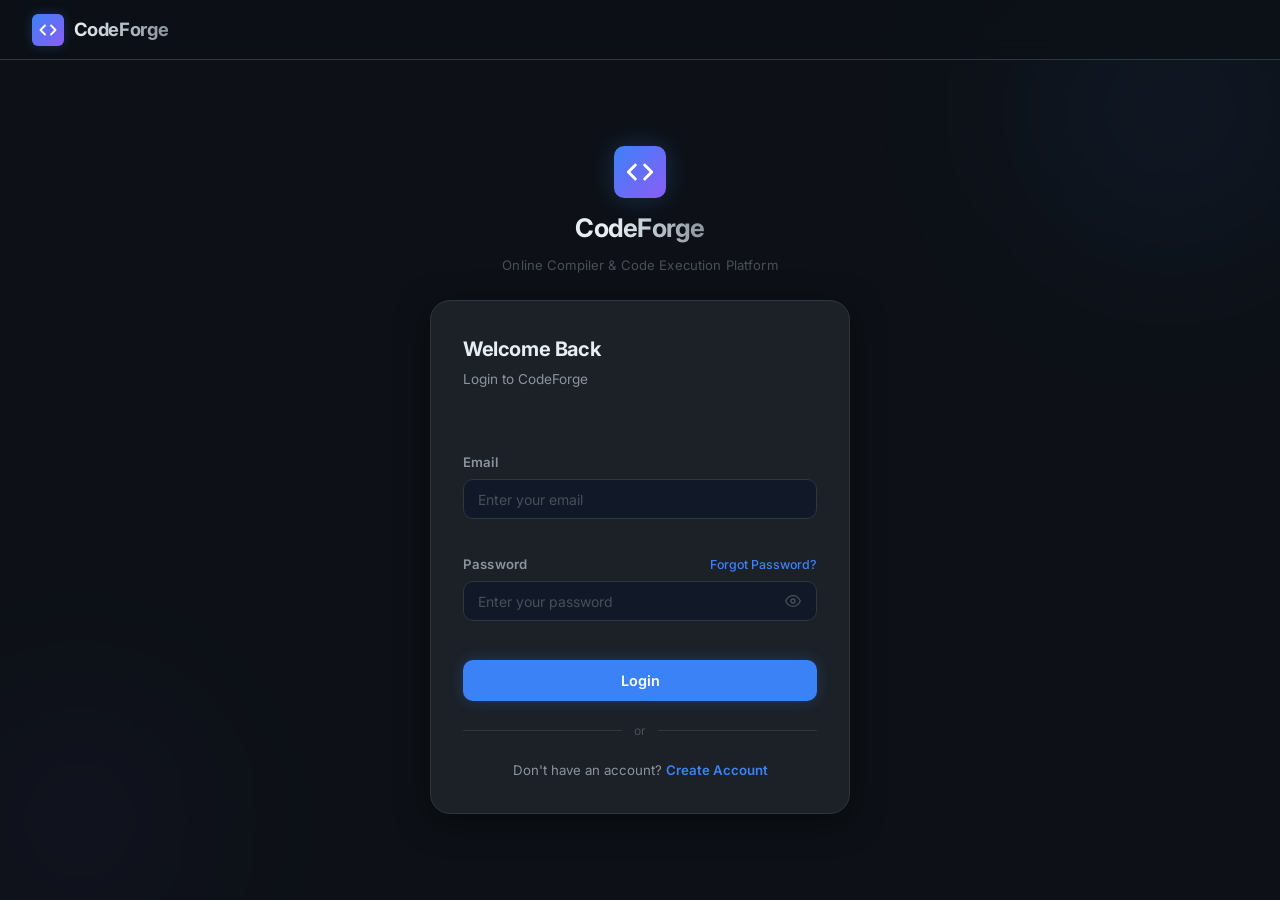
<file: frontend/login.html>
<!DOCTYPE html>
<html lang="en">
<head>
    <meta charset="UTF-8">
    <meta name="viewport" content="width=device-width, initial-scale=1.0">
    <title>Login | CodeForge — Online Compiler & Code Execution Platform</title>
    <meta name="description" content="Login to CodeForge, the professional online compiler supporting C, C++, Java and Python.">
    <link rel="preconnect" href="https://fonts.googleapis.com">
    <link rel="preconnect" href="https://fonts.gstatic.com" crossorigin>
    <link href="https://fonts.googleapis.com/css2?family=Fira+Code:wght@400;500;600&family=Inter:wght@400;500;600;700&display=swap" rel="stylesheet">
    <link rel="stylesheet" href="style.css">
    <link rel="stylesheet" href="auth.css">
</head>
<body class="auth-body">

    <!-- ══════════════════════════════════════════════════
         MINIMAL HEADER
    ══════════════════════════════════════════════════ -->
    <header class="auth-header" role="banner">
        <a href="login.html" class="nav-brand auth-brand" aria-label="CodeForge Home">
            <div class="nav-logo" aria-hidden="true">
                <svg width="18" height="18" viewBox="0 0 24 24" fill="none" stroke="currentColor" stroke-width="2.5" stroke-linecap="round" stroke-linejoin="round">
                    <polyline points="16 18 22 12 16 6"></polyline>
                    <polyline points="8 6 2 12 8 18"></polyline>
                </svg>
            </div>
            <span class="nav-title">CodeForge</span>
        </a>
    </header>

    <!-- ══════════════════════════════════════════════════
         LOGIN MAIN
    ══════════════════════════════════════════════════ -->
    <main class="auth-main" role="main">

        <!-- Background glow orbs -->
        <div class="auth-bg-orb auth-bg-orb-1" aria-hidden="true"></div>
        <div class="auth-bg-orb auth-bg-orb-2" aria-hidden="true"></div>

        <div class="auth-container">

            <!-- Branding above card -->
            <div class="auth-brand-block" aria-label="CodeForge platform info">
                <div class="auth-brand-logo" aria-hidden="true">
                    <svg width="28" height="28" viewBox="0 0 24 24" fill="none" stroke="currentColor" stroke-width="2.5" stroke-linecap="round" stroke-linejoin="round">
                        <polyline points="16 18 22 12 16 6"></polyline>
                        <polyline points="8 6 2 12 8 18"></polyline>
                    </svg>
                </div>
                <h1 class="auth-brand-name">CodeForge</h1>
                <p class="auth-brand-tagline">Online Compiler &amp; Code Execution Platform</p>
            </div>

            <!-- Login card -->
            <div class="auth-card" role="region" aria-label="Login form">

                <div class="auth-card-header">
                    <h2 class="auth-card-title">Welcome Back</h2>
                    <p class="auth-card-subtitle">Login to CodeForge</p>
                </div>

                <!-- Status message -->
                <div id="loginStatus" class="auth-status" role="alert" aria-live="polite" hidden></div>

                <!-- Login form -->
                <form id="loginForm" class="auth-form" novalidate aria-label="Login credentials form">

                    <!-- Email field -->
                    <div class="auth-field" id="loginEmailGroup">
                        <label for="loginEmail" class="auth-label">Email</label>
                        <input
                            type="email"
                            id="loginEmail"
                            name="email"
                            class="auth-input"
                            placeholder="Enter your email"
                            required
                            autocomplete="email"
                            aria-describedby="loginEmailError"
                            aria-required="true"
                        >
                        <span class="auth-error" id="loginEmailError" role="alert" aria-live="polite"></span>
                    </div>

                    <!-- Password field -->
                    <div class="auth-field" id="loginPasswordGroup">
                        <div class="auth-label-row">
                            <label for="loginPassword" class="auth-label">Password</label>
                            <button
                                type="button"
                                class="auth-forgot-link"
                                id="forgotPasswordBtn"
                                aria-label="Forgot password"
                            >Forgot Password?</button>
                        </div>
                        <div class="auth-input-wrapper">
                            <input
                                type="password"
                                id="loginPassword"
                                name="password"
                                class="auth-input"
                                placeholder="Enter your password"
                                required
                                autocomplete="current-password"
                                aria-describedby="loginPasswordError"
                                aria-required="true"
                            >
                            <button
                                type="button"
                                class="auth-toggle-visibility"
                                id="toggleLoginPassword"
                                aria-label="Show password"
                                tabindex="0"
                            >
                                <!-- Eye icon (show) -->
                                <svg class="icon-eye-show" width="16" height="16" viewBox="0 0 24 24" fill="none" stroke="currentColor" stroke-width="2" aria-hidden="true">
                                    <path d="M1 12s4-8 11-8 11 8 11 8-4 8-11 8-11-8-11-8z"></path>
                                    <circle cx="12" cy="12" r="3"></circle>
                                </svg>
                                <!-- Eye-off icon (hide) -->
                                <svg class="icon-eye-hide" width="16" height="16" viewBox="0 0 24 24" fill="none" stroke="currentColor" stroke-width="2" aria-hidden="true" style="display:none;">
                                    <path d="M17.94 17.94A10.07 10.07 0 0 1 12 20c-7 0-11-8-11-8a18.45 18.45 0 0 1 5.06-5.94M9.9 4.24A9.12 9.12 0 0 1 12 4c7 0 11 8 11 8a18.5 18.5 0 0 1-2.16 3.19"></path>
                                    <line x1="1" y1="1" x2="23" y2="23"></line>
                                </svg>
                            </button>
                        </div>
                        <span class="auth-error" id="loginPasswordError" role="alert" aria-live="polite"></span>
                    </div>

                    <!-- Submit button -->
                    <button type="submit" class="auth-btn-primary" id="loginSubmitBtn" aria-label="Login to CodeForge">
                        <span class="auth-btn-text">Login</span>
                        <span class="auth-btn-spinner" aria-hidden="true" hidden>
                            <svg width="16" height="16" viewBox="0 0 24 24" fill="none" stroke="currentColor" stroke-width="2.5">
                                <path d="M12 2v4M12 18v4M4.93 4.93l2.83 2.83M16.24 16.24l2.83 2.83M2 12h4M18 12h4M4.93 19.07l2.83-2.83M16.24 7.76l2.83-2.83"/>
                            </svg>
                        </span>
                    </button>

                </form>

                <!-- Divider -->
                <div class="auth-divider" aria-hidden="true">
                    <span class="auth-divider-line"></span>
                    <span class="auth-divider-text">or</span>
                    <span class="auth-divider-line"></span>
                </div>

                <!-- Signup link -->
                <p class="auth-switch-text">
                    Don't have an account?
                    <a href="signup.html" class="auth-link" id="createAccountLink">Create Account</a>
                </p>

            </div>

            <!-- Forgot password inline message -->
            <div id="forgotPasswordMsg" class="auth-inline-msg" role="status" aria-live="polite" hidden>
                <div class="auth-inline-msg-inner">
                    <svg width="14" height="14" viewBox="0 0 24 24" fill="none" stroke="currentColor" stroke-width="2" aria-hidden="true">
                        <circle cx="12" cy="12" r="10"></circle>
                        <line x1="12" y1="8" x2="12" y2="12"></line>
                        <line x1="12" y1="16" x2="12.01" y2="16"></line>
                    </svg>
                    <span>Password recovery will be available in a future version.</span>
                    <button type="button" class="auth-inline-msg-close" id="forgotMsgClose" aria-label="Close message">&#10005;</button>
                </div>
            </div>

        </div>
    </main>

    <script src="login.js"></script>
</body>
</html>
</file>
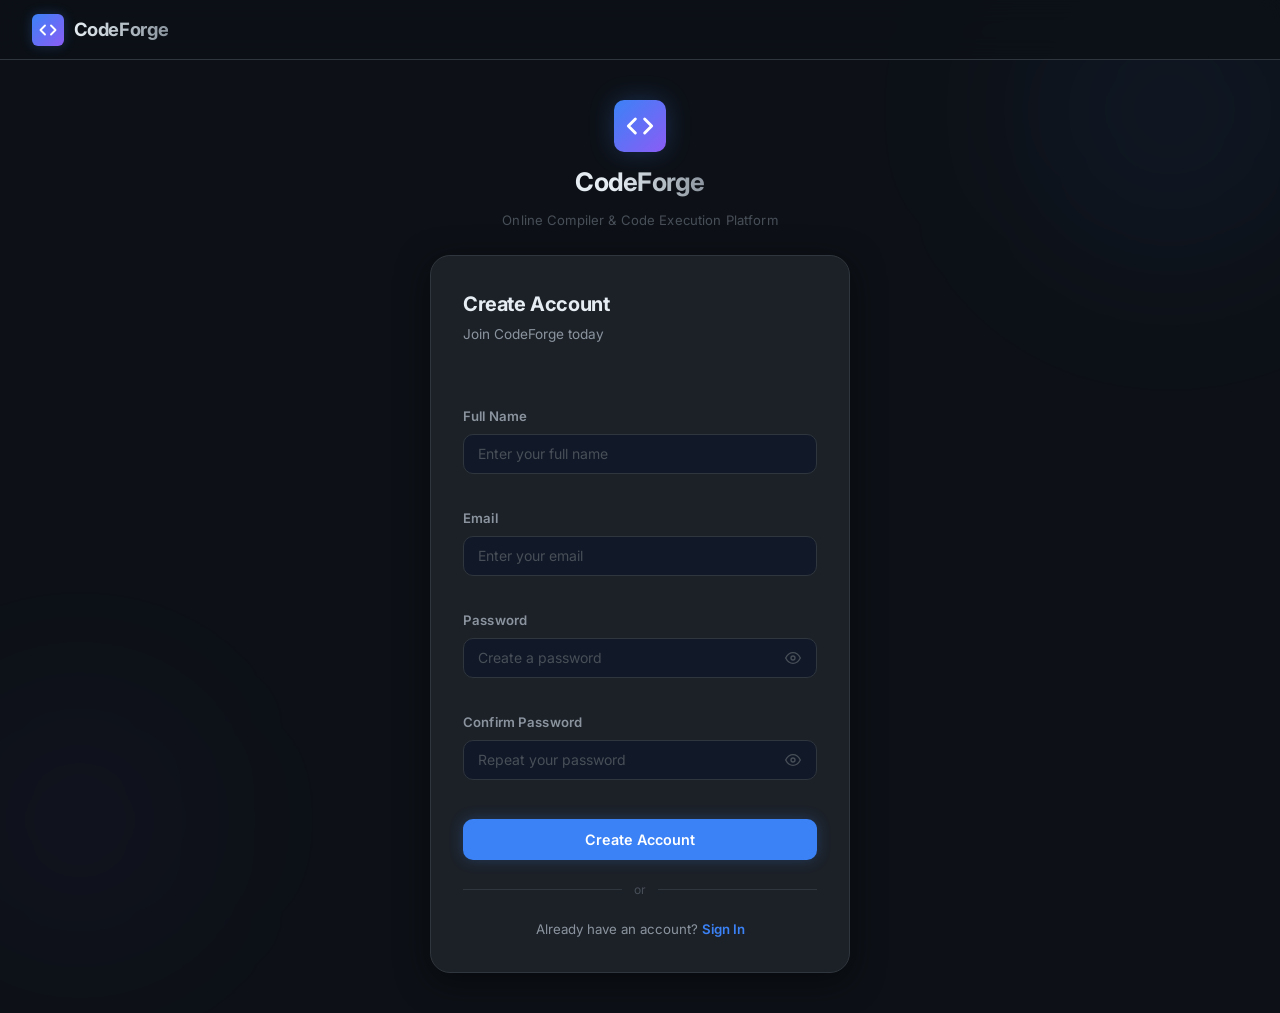
<file: frontend/signup.html>
<!DOCTYPE html>
<html lang="en">
<head>
    <meta charset="UTF-8">
    <meta name="viewport" content="width=device-width, initial-scale=1.0">
    <title>Create Account | CodeForge — Online Compiler & Code Execution Platform</title>
    <meta name="description" content="Create your CodeForge account to access the professional online compiler for C, C++, Java and Python.">
    <link rel="preconnect" href="https://fonts.googleapis.com">
    <link rel="preconnect" href="https://fonts.gstatic.com" crossorigin>
    <link href="https://fonts.googleapis.com/css2?family=Fira+Code:wght@400;500;600&family=Inter:wght@400;500;600;700&display=swap" rel="stylesheet">
    <link rel="stylesheet" href="style.css">
    <link rel="stylesheet" href="auth.css">
</head>
<body class="auth-body">

    <!-- ══════════════════════════════════════════════════
         MINIMAL HEADER
    ══════════════════════════════════════════════════ -->
    <header class="auth-header" role="banner">
        <a href="login.html" class="nav-brand auth-brand" aria-label="CodeForge Home">
            <div class="nav-logo" aria-hidden="true">
                <svg width="18" height="18" viewBox="0 0 24 24" fill="none" stroke="currentColor" stroke-width="2.5" stroke-linecap="round" stroke-linejoin="round">
                    <polyline points="16 18 22 12 16 6"></polyline>
                    <polyline points="8 6 2 12 8 18"></polyline>
                </svg>
            </div>
            <span class="nav-title">CodeForge</span>
        </a>
    </header>

    <!-- ══════════════════════════════════════════════════
         SIGNUP MAIN
    ══════════════════════════════════════════════════ -->
    <main class="auth-main" role="main">

        <!-- Background glow orbs -->
        <div class="auth-bg-orb auth-bg-orb-1" aria-hidden="true"></div>
        <div class="auth-bg-orb auth-bg-orb-2" aria-hidden="true"></div>

        <div class="auth-container">

            <!-- Branding above card -->
            <div class="auth-brand-block" aria-label="CodeForge platform info">
                <div class="auth-brand-logo" aria-hidden="true">
                    <svg width="28" height="28" viewBox="0 0 24 24" fill="none" stroke="currentColor" stroke-width="2.5" stroke-linecap="round" stroke-linejoin="round">
                        <polyline points="16 18 22 12 16 6"></polyline>
                        <polyline points="8 6 2 12 8 18"></polyline>
                    </svg>
                </div>
                <h1 class="auth-brand-name">CodeForge</h1>
                <p class="auth-brand-tagline">Online Compiler &amp; Code Execution Platform</p>
            </div>

            <!-- Signup card -->
            <div class="auth-card" role="region" aria-label="Create account form">

                <div class="auth-card-header">
                    <h2 class="auth-card-title">Create Account</h2>
                    <p class="auth-card-subtitle">Join CodeForge today</p>
                </div>

                <!-- Status message (success state) -->
                <div id="signupStatus" class="auth-status" role="alert" aria-live="polite" hidden></div>

                <!-- Signup form -->
                <form id="signupForm" class="auth-form" novalidate aria-label="Create account form">

                    <!-- Full Name -->
                    <div class="auth-field" id="signupNameGroup">
                        <label for="signupName" class="auth-label">Full Name</label>
                        <input
                            type="text"
                            id="signupName"
                            name="fullname"
                            class="auth-input"
                            placeholder="Enter your full name"
                            required
                            autocomplete="name"
                            aria-describedby="signupNameError"
                            aria-required="true"
                        >
                        <span class="auth-error" id="signupNameError" role="alert" aria-live="polite"></span>
                    </div>

                    <!-- Email -->
                    <div class="auth-field" id="signupEmailGroup">
                        <label for="signupEmail" class="auth-label">Email</label>
                        <input
                            type="email"
                            id="signupEmail"
                            name="email"
                            class="auth-input"
                            placeholder="Enter your email"
                            required
                            autocomplete="email"
                            aria-describedby="signupEmailError"
                            aria-required="true"
                        >
                        <span class="auth-error" id="signupEmailError" role="alert" aria-live="polite"></span>
                    </div>

                    <!-- Password -->
                    <div class="auth-field" id="signupPasswordGroup">
                        <label for="signupPassword" class="auth-label">Password</label>
                        <div class="auth-input-wrapper">
                            <input
                                type="password"
                                id="signupPassword"
                                name="password"
                                class="auth-input"
                                placeholder="Create a password"
                                required
                                autocomplete="new-password"
                                aria-describedby="signupPasswordError"
                                aria-required="true"
                            >
                            <button
                                type="button"
                                class="auth-toggle-visibility"
                                id="toggleSignupPassword"
                                aria-label="Show password"
                                tabindex="0"
                            >
                                <svg class="icon-eye-show" width="16" height="16" viewBox="0 0 24 24" fill="none" stroke="currentColor" stroke-width="2" aria-hidden="true">
                                    <path d="M1 12s4-8 11-8 11 8 11 8-4 8-11 8-11-8-11-8z"></path>
                                    <circle cx="12" cy="12" r="3"></circle>
                                </svg>
                                <svg class="icon-eye-hide" width="16" height="16" viewBox="0 0 24 24" fill="none" stroke="currentColor" stroke-width="2" aria-hidden="true" style="display:none;">
                                    <path d="M17.94 17.94A10.07 10.07 0 0 1 12 20c-7 0-11-8-11-8a18.45 18.45 0 0 1 5.06-5.94M9.9 4.24A9.12 9.12 0 0 1 12 4c7 0 11 8 11 8a18.5 18.5 0 0 1-2.16 3.19"></path>
                                    <line x1="1" y1="1" x2="23" y2="23"></line>
                                </svg>
                            </button>
                        </div>
                        <span class="auth-error" id="signupPasswordError" role="alert" aria-live="polite"></span>
                    </div>

                    <!-- Confirm Password -->
                    <div class="auth-field" id="signupConfirmGroup">
                        <label for="signupConfirm" class="auth-label">Confirm Password</label>
                        <div class="auth-input-wrapper">
                            <input
                                type="password"
                                id="signupConfirm"
                                name="confirm"
                                class="auth-input"
                                placeholder="Repeat your password"
                                required
                                autocomplete="new-password"
                                aria-describedby="signupConfirmError"
                                aria-required="true"
                            >
                            <button
                                type="button"
                                class="auth-toggle-visibility"
                                id="toggleSignupConfirm"
                                aria-label="Show confirm password"
                                tabindex="0"
                            >
                                <svg class="icon-eye-show" width="16" height="16" viewBox="0 0 24 24" fill="none" stroke="currentColor" stroke-width="2" aria-hidden="true">
                                    <path d="M1 12s4-8 11-8 11 8 11 8-4 8-11 8-11-8-11-8z"></path>
                                    <circle cx="12" cy="12" r="3"></circle>
                                </svg>
                                <svg class="icon-eye-hide" width="16" height="16" viewBox="0 0 24 24" fill="none" stroke="currentColor" stroke-width="2" aria-hidden="true" style="display:none;">
                                    <path d="M17.94 17.94A10.07 10.07 0 0 1 12 20c-7 0-11-8-11-8a18.45 18.45 0 0 1 5.06-5.94M9.9 4.24A9.12 9.12 0 0 1 12 4c7 0 11 8 11 8a18.5 18.5 0 0 1-2.16 3.19"></path>
                                    <line x1="1" y1="1" x2="23" y2="23"></line>
                                </svg>
                            </button>
                        </div>
                        <span class="auth-error" id="signupConfirmError" role="alert" aria-live="polite"></span>
                    </div>

                    <!-- Submit button -->
                    <button type="submit" class="auth-btn-primary" id="signupSubmitBtn" aria-label="Create CodeForge account">
                        <span class="auth-btn-text">Create Account</span>
                        <span class="auth-btn-spinner" aria-hidden="true" hidden>
                            <svg width="16" height="16" viewBox="0 0 24 24" fill="none" stroke="currentColor" stroke-width="2.5">
                                <path d="M12 2v4M12 18v4M4.93 4.93l2.83 2.83M16.24 16.24l2.83 2.83M2 12h4M18 12h4M4.93 19.07l2.83-2.83M16.24 7.76l2.83-2.83"/>
                            </svg>
                        </span>
                    </button>

                </form>

                <!-- Divider -->
                <div class="auth-divider" aria-hidden="true">
                    <span class="auth-divider-line"></span>
                    <span class="auth-divider-text">or</span>
                    <span class="auth-divider-line"></span>
                </div>

                <!-- Login link -->
                <p class="auth-switch-text">
                    Already have an account?
                    <a href="login.html" class="auth-link" id="goToLoginLink">Sign In</a>
                </p>

            </div>

        </div>
    </main>

    <script src="signup.js"></script>
</body>
</html>
</file>
<file: frontend/style.css>
/* ============================================================
   CSS RESET & DESIGN TOKENS
   ============================================================ */
:root {
    /* Backgrounds */
    --bg-dark:    #0d1117;
    --bg-panel:   #161b22;
    --bg-card:    #1c2128;
    --bg-editor:  #090d16;
    --bg-input:   #111827;
    --bg-hover:   #21262d;

    /* Borders */
    --border-color:     #30363d;
    --border-highlight: #484f58;
    --border-accent:    #3b82f6;

    /* Brand Colors */
    --primary-color:  #3b82f6;
    --primary-hover:  #2563eb;
    --primary-glow:   rgba(59, 130, 246, 0.25);
    --primary-subtle: rgba(59, 130, 246, 0.1);

    --accent-color:   #10b981;
    --accent-hover:   #059669;
    --accent-glow:    rgba(16, 185, 129, 0.25);

    --purple-color:   #8b5cf6;
    --orange-color:   #f97316;
    --yellow-color:   #eab308;

    /* Text */
    --text-primary:   #e6edf3;
    --text-secondary: #8b949e;
    --text-muted:     #484f58;

    /* Typography */
    --font-ui:   'Inter', system-ui, -apple-system, sans-serif;
    --font-code: 'Fira Code', 'Consolas', monospace;

    /* Status Colors */
    --status-ready-bg:       #21262d;
    --status-ready-text:     #8b949e;
    --status-running-bg:     #854d0e;
    --status-running-text:   #fef08a;
    --status-accepted-bg:    #0f3d27;
    --status-accepted-text:  #56d364;
    --status-compile-err-bg: #3d1212;
    --status-compile-err-text:#ffa198;
    --status-runtime-err-bg: #3d1f12;
    --status-runtime-err-text:#ffa657;
    --status-tle-bg:         #2d1b6e;
    --status-tle-text:       #d2a8ff;
    --status-error-bg:       #3d1212;
    --status-error-text:     #ffa198;

    /* Spacing & Shape */
    --radius-sm:  6px;
    --radius-md:  10px;
    --radius-lg:  14px;
    --radius-xl:  20px;
    --shadow-sm:  0 1px 3px rgba(0,0,0,0.4);
    --shadow-md:  0 4px 16px rgba(0,0,0,0.4);
    --shadow-lg:  0 8px 32px rgba(0,0,0,0.5);
}

/* ============================================================
   GLOBAL RESET
   ============================================================ */
*, *::before, *::after {
    box-sizing: border-box;
    margin: 0;
    padding: 0;
}

html { scroll-behavior: smooth; }

body {
    background-color: var(--bg-dark);
    color: var(--text-primary);
    font-family: var(--font-ui);
    min-height: 100vh;
    overflow-x: hidden;
    line-height: 1.6;
}

a { color: inherit; text-decoration: none; }

/* ============================================================
   SCROLLBARS (shared)
   ============================================================ */
::-webkit-scrollbar { width: 6px; height: 6px; }
::-webkit-scrollbar-track { background: rgba(15,23,42,0.4); }
::-webkit-scrollbar-thumb { background: var(--border-highlight); border-radius: 3px; }
::-webkit-scrollbar-thumb:hover { background: var(--text-muted); }

/* ============================================================
   SHARED NAV BAR
   ============================================================ */
.codex-nav {
    position: sticky;
    top: 0;
    z-index: 100;
    display: flex;
    align-items: center;
    justify-content: space-between;
    background: rgba(13,17,23,0.92);
    backdrop-filter: blur(12px);
    -webkit-backdrop-filter: blur(12px);
    border-bottom: 1px solid var(--border-color);
    padding: 0 2rem;
    height: 60px;
    gap: 1rem;
}

.nav-brand {
    display: flex;
    align-items: center;
    gap: 0.6rem;
    flex-shrink: 0;
}

.nav-logo {
    width: 32px; height: 32px;
    background: linear-gradient(135deg, var(--primary-color), var(--purple-color));
    border-radius: var(--radius-sm);
    display: flex; align-items: center; justify-content: center;
    color: #fff;
    box-shadow: 0 0 12px var(--primary-glow);
}

.nav-title {
    font-size: 1.15rem;
    font-weight: 700;
    letter-spacing: -0.02em;
    background: linear-gradient(90deg, #e6edf3, #8b949e);
    -webkit-background-clip: text;
    -webkit-text-fill-color: transparent;
}

.nav-links {
    display: flex;
    align-items: center;
    gap: 0.25rem;
    list-style: none;
}

.nav-links a {
    display: flex;
    align-items: center;
    gap: 0.4rem;
    padding: 0.4rem 0.75rem;
    border-radius: var(--radius-sm);
    font-size: 0.875rem;
    font-weight: 500;
    color: var(--text-secondary);
    transition: color 0.18s, background 0.18s;
}

.nav-links a:hover,
.nav-links a.active {
    color: var(--text-primary);
    background: var(--bg-hover);
}

.nav-links a.active {
    color: var(--primary-color);
}

.nav-profile {
    display: flex;
    align-items: center;
    gap: 0.6rem;
    padding: 0.35rem 0.75rem;
    border-radius: var(--radius-xl);
    border: 1px solid var(--border-color);
    background: var(--bg-card);
    font-size: 0.8rem;
    font-weight: 500;
    color: var(--text-secondary);
    cursor: default;
    flex-shrink: 0;
}

.nav-profile-avatar {
    width: 26px; height: 26px;
    background: linear-gradient(135deg, var(--primary-color), var(--purple-color));
    border-radius: 50%;
    display: flex; align-items: center; justify-content: center;
    font-size: 0.7rem; font-weight: 700; color: #fff;
}

/* Mobile hamburger */
.nav-hamburger {
    display: none;
    flex-direction: column;
    gap: 4px;
    cursor: pointer;
    padding: 4px;
    background: none; border: none;
}
.nav-hamburger span {
    display: block; width: 22px; height: 2px;
    background: var(--text-secondary);
    border-radius: 2px;
    transition: all 0.2s;
}

/* ============================================================
   SHARED BUTTON STYLES
   ============================================================ */
.btn {
    display: inline-flex;
    align-items: center;
    gap: 0.4rem;
    padding: 0.55rem 1.1rem;
    border-radius: var(--radius-md);
    font-size: 0.875rem;
    font-weight: 600;
    font-family: var(--font-ui);
    cursor: pointer;
    border: none;
    transition: all 0.18s ease;
    white-space: nowrap;
}

.btn-primary {
    background: var(--primary-color);
    color: #fff;
    box-shadow: 0 0 14px var(--primary-glow);
}
.btn-primary:hover:not(:disabled) {
    background: var(--primary-hover);
    transform: translateY(-1px);
    box-shadow: 0 0 20px var(--primary-glow);
}

.btn-green {
    background: var(--accent-color);
    color: #fff;
    box-shadow: 0 0 14px var(--accent-glow);
}
.btn-green:hover:not(:disabled) {
    background: var(--accent-hover);
    transform: translateY(-1px);
    box-shadow: 0 0 20px var(--accent-glow);
}

.btn-secondary {
    background: var(--bg-card);
    color: var(--text-secondary);
    border: 1px solid var(--border-color);
}
.btn-secondary:hover:not(:disabled) {
    background: var(--bg-hover);
    color: var(--text-primary);
    border-color: var(--border-highlight);
}

.btn-danger {
    background: #3d1212;
    color: #ffa198;
    border: 1px solid #6b2323;
}
.btn-danger:hover:not(:disabled) {
    background: #5a1a1a;
    color: #ffb4ab;
}

.btn:disabled {
    opacity: 0.45;
    cursor: not-allowed;
    transform: none !important;
}

/* ============================================================
   STATUS BADGES (shared)
   ============================================================ */
.status-badge {
    padding: 0.2rem 0.6rem;
    border-radius: var(--radius-sm);
    font-size: 0.72rem;
    font-weight: 600;
    text-transform: capitalize;
    white-space: nowrap;
}
.status-ready         { background: var(--status-ready-bg);       color: var(--status-ready-text); }
.status-running       { background: var(--status-running-bg);     color: var(--status-running-text); animation: pulse 1.5s infinite; }
.status-accepted      { background: var(--status-accepted-bg);    color: var(--status-accepted-text); }
.status-compile-error { background: var(--status-compile-err-bg); color: var(--status-compile-err-text); }
.status-runtime-error { background: var(--status-runtime-err-bg); color: var(--status-runtime-err-text); }
.status-tle           { background: var(--status-tle-bg);         color: var(--status-tle-text); }
.status-error         { background: var(--status-error-bg);       color: var(--status-error-text); }

/* ============================================================
   ANIMATIONS
   ============================================================ */
@keyframes pulse {
    0%,100% { opacity:1; transform:scale(1); }
    50%      { opacity:0.55; transform:scale(0.88); }
}
@keyframes spin {
    to { transform: rotate(360deg); }
}
@keyframes fadeInUp {
    from { opacity:0; transform:translateY(16px); }
    to   { opacity:1; transform:translateY(0); }
}
@keyframes countUp {
    from { opacity:0; }
    to   { opacity:1; }
}

/* ============================================================
   ██████╗  █████╗ ███████╗██╗  ██╗██████╗  ██████╗  █████╗ ██████╗ ██████╗
   ██╔══██╗██╔══██╗██╔════╝██║  ██║██╔══██╗██╔═══██╗██╔══██╗██╔══██╗██╔══██╗
   ██║  ██║███████║███████╗███████║██████╔╝██║   ██║███████║██████╔╝██║  ██║
   ██║  ██║██╔══██║╚════██║██╔══██║██╔══██╗██║   ██║██╔══██║██╔══██╗██║  ██║
   ██████╔╝██║  ██║███████║██║  ██║██████╔╝╚██████╔╝██║  ██║██║  ██║██████╔╝
   ============================================================ */

.dashboard-body {
    background-color: var(--bg-dark);
    display: flex;
    flex-direction: column;
    min-height: 100vh;
}

.dashboard-main {
    flex: 1;
    padding: 2rem;
    max-width: 1280px;
    margin: 0 auto;
    width: 100%;
    display: flex;
    flex-direction: column;
    gap: 2.5rem;
    animation: fadeInUp 0.4s ease both;
}

/* ── Hero Section ─────────────────────────────────── */
.hero-section {
    display: flex;
    align-items: center;
    justify-content: space-between;
    gap: 2rem;
    background: linear-gradient(135deg, #161b22 0%, #1c2128 100%);
    border: 1px solid var(--border-color);
    border-radius: var(--radius-xl);
    padding: 2.5rem 3rem;
    position: relative;
    overflow: hidden;
}

.hero-section::before {
    content: '';
    position: absolute;
    top: -60px; right: -60px;
    width: 240px; height: 240px;
    background: radial-gradient(circle, rgba(59,130,246,0.12) 0%, transparent 70%);
    pointer-events: none;
}

.hero-section::after {
    content: '';
    position: absolute;
    bottom: -40px; left: 30%;
    width: 180px; height: 180px;
    background: radial-gradient(circle, rgba(139,92,246,0.08) 0%, transparent 70%);
    pointer-events: none;
}

.hero-text { flex: 1; z-index: 1; }

.hero-greeting {
    font-size: 0.8rem;
    font-weight: 600;
    color: var(--primary-color);
    text-transform: uppercase;
    letter-spacing: 0.08em;
    margin-bottom: 0.5rem;
    display: flex;
    align-items: center;
    gap: 0.4rem;
}

.hero-title {
    font-size: 2rem;
    font-weight: 700;
    letter-spacing: -0.03em;
    line-height: 1.25;
    margin-bottom: 0.75rem;
    color: var(--text-primary);
}

.hero-subtitle {
    font-size: 0.95rem;
    color: var(--text-secondary);
    max-width: 480px;
    line-height: 1.65;
    margin-bottom: 1.75rem;
}

.hero-actions {
    display: flex;
    gap: 0.75rem;
    flex-wrap: wrap;
}

.hero-visual {
    flex-shrink: 0;
    width: 200px;
    z-index: 1;
    opacity: 0.85;
}

.code-mockup {
    background: var(--bg-editor);
    border: 1px solid var(--border-color);
    border-radius: var(--radius-md);
    padding: 1rem 1.25rem;
    font-family: var(--font-code);
    font-size: 0.78rem;
    line-height: 1.7;
    color: var(--text-secondary);
}

.code-mockup .cm-keyword  { color: #ff7b72; }
.code-mockup .cm-string   { color: #a5d6ff; }
.code-mockup .cm-function { color: #d2a8ff; }
.code-mockup .cm-comment  { color: #484f58; }
.code-mockup .cm-number   { color: #ffa657; }

/* ── Stats Cards ──────────────────────────────────── */
.section-header {
    display: flex;
    align-items: baseline;
    justify-content: space-between;
    margin-bottom: 1rem;
    gap: 1rem;
}

.section-title-text {
    font-size: 1rem;
    font-weight: 700;
    color: var(--text-primary);
    letter-spacing: -0.01em;
}

.section-subtitle {
    font-size: 0.8rem;
    color: var(--text-muted);
}

.stats-grid {
    display: grid;
    grid-template-columns: repeat(4, 1fr);
    gap: 1rem;
}

.stat-card {
    background: var(--bg-card);
    border: 1px solid var(--border-color);
    border-radius: var(--radius-lg);
    padding: 1.4rem 1.5rem;
    display: flex;
    flex-direction: column;
    gap: 0.75rem;
    transition: border-color 0.2s, box-shadow 0.2s;
    position: relative;
    overflow: hidden;
}

.stat-card:hover {
    border-color: var(--border-highlight);
    box-shadow: var(--shadow-md);
}

.stat-card-icon {
    width: 36px; height: 36px;
    border-radius: var(--radius-sm);
    display: flex; align-items: center; justify-content: center;
    font-size: 1rem;
    flex-shrink: 0;
}

.stat-card-icon.blue   { background: rgba(59,130,246,0.15); color: #60a5fa; }
.stat-card-icon.green  { background: rgba(16,185,129,0.15); color: #34d399; }
.stat-card-icon.purple { background: rgba(139,92,246,0.15); color: #a78bfa; }
.stat-card-icon.orange { background: rgba(249,115,22,0.15); color: #fb923c; }

.stat-card-value {
    font-size: 1.9rem;
    font-weight: 700;
    letter-spacing: -0.03em;
    color: var(--text-primary);
    line-height: 1;
}

.stat-card-label {
    font-size: 0.8rem;
    color: var(--text-secondary);
    font-weight: 500;
}

/* ── Quick Start Language Cards ───────────────────── */
.language-grid {
    display: grid;
    grid-template-columns: repeat(4, 1fr);
    gap: 1rem;
}

.lang-card {
    background: var(--bg-card);
    border: 1px solid var(--border-color);
    border-radius: var(--radius-lg);
    padding: 1.5rem;
    display: flex;
    flex-direction: column;
    gap: 0.75rem;
    transition: border-color 0.2s, box-shadow 0.2s, transform 0.2s;
    cursor: pointer;
    text-decoration: none;
    color: inherit;
}

.lang-card:hover {
    border-color: var(--primary-color);
    box-shadow: 0 0 0 1px var(--primary-color), var(--shadow-md);
    transform: translateY(-2px);
}

.lang-icon {
    width: 44px; height: 44px;
    border-radius: var(--radius-md);
    display: flex; align-items: center; justify-content: center;
    font-size: 1.3rem;
    font-weight: 700;
    font-family: var(--font-code);
}

.lang-icon.c-icon    { background: rgba(59,130,246,0.15); color: #60a5fa; }
.lang-icon.cpp-icon  { background: rgba(139,92,246,0.15); color: #a78bfa; }
.lang-icon.java-icon { background: rgba(249,115,22,0.15); color: #fb923c; }
.lang-icon.py-icon   { background: rgba(234,179,8,0.15);  color: #facc15; }

.lang-name {
    font-size: 0.95rem;
    font-weight: 700;
    color: var(--text-primary);
}

.lang-desc {
    font-size: 0.8rem;
    color: var(--text-secondary);
    line-height: 1.55;
    flex: 1;
}

.lang-cta {
    font-size: 0.8rem;
    font-weight: 600;
    color: var(--primary-color);
    display: flex;
    align-items: center;
    gap: 0.3rem;
    margin-top: auto;
    transition: gap 0.2s;
}

.lang-card:hover .lang-cta { gap: 0.5rem; }

/* ── Recent Activity ──────────────────────────────── */
.activity-section { display: flex; flex-direction: column; gap: 1rem; }

.activity-header {
    display: flex;
    align-items: center;
    justify-content: space-between;
    gap: 1rem;
}

.activity-table-wrap {
    background: var(--bg-card);
    border: 1px solid var(--border-color);
    border-radius: var(--radius-lg);
    overflow: hidden;
}

.activity-table {
    width: 100%;
    border-collapse: collapse;
    font-size: 0.85rem;
}

.activity-table thead th {
    text-align: left;
    padding: 0.75rem 1rem;
    font-size: 0.75rem;
    font-weight: 600;
    text-transform: uppercase;
    letter-spacing: 0.06em;
    color: var(--text-muted);
    background: rgba(13,17,23,0.5);
    border-bottom: 1px solid var(--border-color);
}

.activity-table tbody tr {
    border-bottom: 1px solid var(--border-color);
    transition: background 0.15s;
}

.activity-table tbody tr:last-child { border-bottom: none; }

.activity-table tbody tr:hover { background: var(--bg-hover); }

.activity-table td {
    padding: 0.8rem 1rem;
    color: var(--text-secondary);
    vertical-align: middle;
}

.activity-table td.td-program {
    color: var(--text-primary);
    font-family: var(--font-code);
    font-size: 0.82rem;
    max-width: 200px;
    overflow: hidden;
    text-overflow: ellipsis;
    white-space: nowrap;
}

.lang-badge {
    display: inline-flex;
    align-items: center;
    gap: 0.3rem;
    padding: 0.2rem 0.55rem;
    border-radius: var(--radius-sm);
    font-size: 0.72rem;
    font-weight: 600;
    background: var(--bg-dark);
    border: 1px solid var(--border-color);
    color: var(--text-secondary);
}

.empty-state {
    text-align: center;
    padding: 3rem 1rem;
    color: var(--text-muted);
    display: flex;
    flex-direction: column;
    align-items: center;
    gap: 0.75rem;
}

.empty-state svg { opacity: 0.35; }
.empty-state p   { font-size: 0.85rem; }

/* ── Dashboard Footer ─────────────────────────────── */
.dashboard-footer {
    text-align: center;
    padding: 1.5rem 2rem;
    font-size: 0.78rem;
    color: var(--text-muted);
    border-top: 1px solid var(--border-color);
    margin-top: auto;
}

/* ============================================================
   ██████╗ ██████╗ ███╗   ███╗██████╗ ██╗██╗     ███████╗██████╗
   ██╔════╝██╔═══██╗████╗ ████║██╔══██╗██║██║     ██╔════╝██╔══██╗
   ██║     ██║   ██║██╔████╔██║██████╔╝██║██║     █████╗  ██████╔╝
   ██║     ██║   ██║██║╚██╔╝██║██╔═══╝ ██║██║     ██╔══╝  ██╔══██╗
   ╚██████╗╚██████╔╝██║ ╚═╝ ██║██║     ██║███████╗███████╗██║  ██║
   ============================================================ */

.compiler-body {
    display: flex;
    flex-direction: column;
    min-height: 100vh;
}

.app-container {
    display: flex;
    flex-direction: column;
    flex: 1;
    padding: 1rem;
    gap: 1rem;
    max-width: 1800px;
    margin: 0 auto;
    width: 100%;
}

/* Toolbar */
.toolbar {
    display: flex;
    align-items: center;
    justify-content: space-between;
    flex-wrap: wrap;
    gap: 0.75rem;
    background: rgba(15,23,42,0.5);
    padding: 0.6rem 0.85rem;
    border-radius: var(--radius-sm);
    border: 1px solid var(--border-color);
}

.language-picker {
    display: flex;
    align-items: center;
    gap: 0.5rem;
}

.language-picker label {
    font-size: 0.85rem;
    font-weight: 500;
    color: var(--text-secondary);
}

.select-wrapper select {
    background-color: var(--bg-editor);
    color: var(--text-primary);
    border: 1px solid var(--border-highlight);
    border-radius: var(--radius-sm);
    padding: 0.35rem 0.75rem;
    font-size: 0.85rem;
    font-family: var(--font-ui);
    cursor: pointer;
    outline: none;
    transition: all 0.2s;
}

.select-wrapper select:focus {
    border-color: var(--primary-color);
    box-shadow: 0 0 0 2px var(--primary-glow);
}

.editor-stats {
    font-size: 0.75rem;
    font-family: var(--font-code);
    color: var(--text-muted);
    display: flex;
    align-items: center;
    gap: 0.5rem;
}

.stat-divider { color: var(--border-color); }

.button-group { display: flex; gap: 0.5rem; }

/* Compiler Grid */
.compiler-grid {
    display: grid;
    grid-template-columns: 1.15fr 0.85fr;
    gap: 1rem;
    flex: 1;
    min-height: 0;
}

/* Editor Section */
.editor-section {
    display: flex;
    flex-direction: column;
    gap: 0.85rem;
    background: var(--bg-panel);
    border: 1px solid var(--border-color);
    border-radius: var(--radius-lg);
    padding: 1rem;
    box-shadow: var(--shadow-md);
}

.editor-wrapper {
    position: relative;
    display: flex;
    flex: 1;
    min-height: 380px;
    background-color: var(--bg-editor);
    border: 1px solid var(--border-color);
    border-radius: var(--radius-sm);
    overflow: hidden;
}

.line-numbers {
    width: 44px;
    padding: 1rem 0.5rem;
    background-color: rgba(15,23,42,0.7);
    color: var(--text-muted);
    font-family: var(--font-code);
    font-size: 0.9rem;
    line-height: 1.5;
    text-align: right;
    user-select: none;
    border-right: 1px solid var(--border-color);
    overflow: hidden;
    white-space: pre;
}

#codeEditor {
    flex: 1;
    padding: 1rem;
    background: transparent;
    color: var(--text-primary);
    font-family: var(--font-code);
    font-size: 0.9rem;
    line-height: 1.5;
    border: none;
    outline: none;
    resize: none;
    white-space: pre;
    tab-size: 4;
    overflow-y: auto;
}

#codeEditor::placeholder { color: var(--text-muted); }

/* Input Section */
.input-section {
    display: flex;
    flex-direction: column;
    gap: 0.5rem;
}

.section-title {
    font-size: 0.8rem;
    font-weight: 600;
    text-transform: uppercase;
    letter-spacing: 0.05em;
    color: var(--text-secondary);
    display: flex;
    align-items: center;
    gap: 0.4rem;
}

#customInput {
    height: 100px;
    background-color: var(--bg-input);
    color: var(--text-primary);
    font-family: var(--font-code);
    font-size: 0.85rem;
    line-height: 1.4;
    border: 1px solid var(--border-color);
    border-radius: var(--radius-sm);
    padding: 0.75rem;
    outline: none;
    resize: vertical;
}

#customInput:focus { border-color: var(--border-highlight); }

/* Output Section */
.output-section {
    display: flex;
    flex-direction: column;
    gap: 0.85rem;
}

.action-bar {
    display: flex;
    gap: 0.75rem;
    justify-content: flex-start;
}

/* Output Card */
.output-card {
    flex: 1;
    display: flex;
    flex-direction: column;
    background-color: var(--bg-panel);
    border: 1px solid var(--border-color);
    border-radius: var(--radius-lg);
    overflow: hidden;
    box-shadow: var(--shadow-md);
}

.output-header {
    display: flex;
    align-items: center;
    justify-content: space-between;
    padding: 0.75rem 1rem;
    background-color: rgba(15,23,42,0.6);
    border-bottom: 1px solid var(--border-color);
}

.output-title {
    font-size: 0.85rem;
    font-weight: 600;
    color: var(--text-secondary);
    display: flex;
    align-items: center;
    gap: 0.5rem;
}

.metrics {
    display: flex;
    align-items: center;
    gap: 0.5rem;
}

.metric-pill {
    display: inline-flex;
    align-items: center;
    gap: 0.3rem;
    font-size: 0.75rem;
    font-family: var(--font-code);
    color: var(--text-muted);
    background-color: rgba(15,23,42,0.8);
    padding: 0.25rem 0.5rem;
    border-radius: 4px;
    border: 1px solid var(--border-color);
}

.terminal-viewport {
    position: relative;
    flex: 1;
    min-height: 400px;
    background-color: var(--bg-editor);
    padding: 1rem;
    overflow-y: auto;
}

.placeholder-msg {
    height: 100%;
    display: flex;
    flex-direction: column;
    align-items: center;
    justify-content: center;
    color: var(--text-muted);
    gap: 0.75rem;
    text-align: center;
}

.loader-overlay {
    height: 100%;
    display: flex;
    flex-direction: column;
    align-items: center;
    justify-content: center;
    gap: 1rem;
    color: var(--text-secondary);
}

.spinner {
    width: 36px; height: 36px;
    border: 3px solid rgba(59,130,246,0.2);
    border-top-color: var(--primary-color);
    border-radius: 50%;
    animation: spin 0.8s linear infinite;
}

.output-content {
    font-family: var(--font-code);
    font-size: 0.88rem;
    line-height: 1.5;
    color: #e2e8f0;
    white-space: pre-wrap;
    word-break: break-word;
}

.output-content .out-stdout  { color: #e2e8f0; }
.output-content .out-stderr  { color: #fca5a5; }
.output-content .out-compile { color: #fcd34d; }

/* Compiler nav breadcrumb */
.compiler-subnav {
    display: flex;
    align-items: center;
    gap: 0.5rem;
    font-size: 0.8rem;
    color: var(--text-muted);
    padding: 0.4rem 0;
}
.compiler-subnav a {
    color: var(--primary-color);
    transition: opacity 0.15s;
}
.compiler-subnav a:hover { opacity: 0.8; }
.compiler-subnav span { color: var(--text-muted); }

/* Save badge (history notification) */
.save-badge {
    display: inline-flex;
    align-items: center;
    gap: 0.3rem;
    font-size: 0.73rem;
    color: var(--accent-color);
    animation: fadeInUp 0.3s ease;
}

/* ============================================================
   ██╗  ██╗██╗███████╗████████╗ ██████╗ ██████╗ ██╗   ██╗
   ██║  ██║██║██╔════╝╚══██╔══╝██╔═══██╗██╔══██╗╚██╗ ██╔╝
   ███████║██║███████╗   ██║   ██║   ██║██████╔╝ ╚████╔╝
   ██╔══██║██║╚════██║   ██║   ██║   ██║██╔══██╗  ╚██╔╝
   ██║  ██║██║███████║   ██║   ╚██████╔╝██║  ██║   ██║
   ============================================================ */

.history-body {
    display: flex;
    flex-direction: column;
    min-height: 100vh;
}

.history-main {
    flex: 1;
    padding: 2rem;
    max-width: 1100px;
    margin: 0 auto;
    width: 100%;
    display: flex;
    flex-direction: column;
    gap: 1.75rem;
    animation: fadeInUp 0.4s ease both;
}

.history-page-header {
    display: flex;
    align-items: flex-start;
    justify-content: space-between;
    gap: 1rem;
    flex-wrap: wrap;
}

.history-page-title {
    font-size: 1.5rem;
    font-weight: 700;
    letter-spacing: -0.02em;
    color: var(--text-primary);
}

.history-page-subtitle {
    font-size: 0.85rem;
    color: var(--text-secondary);
    margin-top: 0.3rem;
}

.history-actions {
    display: flex;
    gap: 0.6rem;
    flex-wrap: wrap;
}

/* History table wrapper */
.history-table-wrap {
    background: var(--bg-card);
    border: 1px solid var(--border-color);
    border-radius: var(--radius-lg);
    overflow: hidden;
}

.history-table {
    width: 100%;
    border-collapse: collapse;
    font-size: 0.85rem;
}

.history-table thead th {
    text-align: left;
    padding: 0.8rem 1rem;
    font-size: 0.72rem;
    font-weight: 600;
    text-transform: uppercase;
    letter-spacing: 0.07em;
    color: var(--text-muted);
    background: rgba(13,17,23,0.6);
    border-bottom: 1px solid var(--border-color);
}

.history-table tbody tr {
    border-bottom: 1px solid var(--border-color);
    transition: background 0.15s;
}

.history-table tbody tr:last-child { border-bottom: none; }
.history-table tbody tr:hover { background: var(--bg-hover); }

.history-table td {
    padding: 0.85rem 1rem;
    color: var(--text-secondary);
    vertical-align: middle;
}

.history-table td.td-program {
    color: var(--text-primary);
    font-family: var(--font-code);
    font-size: 0.82rem;
    max-width: 260px;
    overflow: hidden;
    text-overflow: ellipsis;
    white-space: nowrap;
}

.history-table td.td-num {
    color: var(--text-muted);
    font-size: 0.78rem;
    width: 50px;
}

/* Pagination */
.pagination {
    display: flex;
    align-items: center;
    justify-content: center;
    gap: 0.4rem;
    padding: 1rem;
    border-top: 1px solid var(--border-color);
}

.page-btn {
    width: 32px; height: 32px;
    display: flex; align-items: center; justify-content: center;
    border-radius: var(--radius-sm);
    border: 1px solid var(--border-color);
    background: var(--bg-card);
    color: var(--text-secondary);
    font-size: 0.8rem;
    font-family: var(--font-ui);
    cursor: pointer;
    transition: all 0.15s;
}

.page-btn:hover:not(:disabled) {
    border-color: var(--primary-color);
    color: var(--primary-color);
}

.page-btn.active {
    background: var(--primary-color);
    border-color: var(--primary-color);
    color: #fff;
}

.page-btn:disabled {
    opacity: 0.3;
    cursor: not-allowed;
}

.page-info {
    font-size: 0.8rem;
    color: var(--text-muted);
    padding: 0 0.5rem;
}

/* History stats bar */
.history-stats-bar {
    display: flex;
    gap: 1rem;
    flex-wrap: wrap;
}

.hist-stat {
    display: flex;
    align-items: center;
    gap: 0.5rem;
    background: var(--bg-card);
    border: 1px solid var(--border-color);
    border-radius: var(--radius-md);
    padding: 0.6rem 1rem;
    font-size: 0.82rem;
    color: var(--text-secondary);
}

.hist-stat-value {
    font-weight: 700;
    color: var(--text-primary);
    font-size: 0.95rem;
}

/* Confirm dialog overlay */
.confirm-overlay {
    display: none;
    position: fixed;
    inset: 0;
    background: rgba(0,0,0,0.6);
    z-index: 200;
    align-items: center;
    justify-content: center;
}

.confirm-overlay.open { display: flex; }

.confirm-dialog {
    background: var(--bg-card);
    border: 1px solid var(--border-color);
    border-radius: var(--radius-xl);
    padding: 2rem;
    max-width: 400px;
    width: 90%;
    box-shadow: var(--shadow-lg);
    animation: fadeInUp 0.25s ease;
}

.confirm-dialog h3 {
    font-size: 1rem;
    font-weight: 700;
    margin-bottom: 0.6rem;
    color: var(--text-primary);
}

.confirm-dialog p {
    font-size: 0.85rem;
    color: var(--text-secondary);
    line-height: 1.6;
    margin-bottom: 1.5rem;
}

.confirm-dialog-actions {
    display: flex;
    gap: 0.6rem;
    justify-content: flex-end;
}

/* ============================================================
   RESPONSIVE MEDIA QUERIES
   ============================================================ */

/* ── Dashboard ──────────────── */
@media (max-width: 1100px) {
    .stats-grid    { grid-template-columns: repeat(2, 1fr); }
    .language-grid { grid-template-columns: repeat(2, 1fr); }
}

@media (max-width: 900px) {
    .hero-section { padding: 2rem; }
    .hero-visual  { display: none; }
    .hero-title   { font-size: 1.6rem; }
}

@media (max-width: 640px) {
    .dashboard-main { padding: 1rem; gap: 1.5rem; }
    .stats-grid     { grid-template-columns: 1fr 1fr; }
    .language-grid  { grid-template-columns: 1fr 1fr; }
    .hero-section   { padding: 1.5rem; border-radius: var(--radius-lg); }
    .hero-title     { font-size: 1.35rem; }
    .hero-actions   { flex-direction: column; }
    .nav-links      { display: none; }
    .nav-links.open {
        display: flex;
        flex-direction: column;
        position: absolute;
        top: 60px; left: 0; right: 0;
        background: rgba(13,17,23,0.98);
        border-bottom: 1px solid var(--border-color);
        padding: 0.75rem 1rem;
        gap: 0.25rem;
        z-index: 99;
    }
    .nav-hamburger { display: flex; }
    .codex-nav     { position: relative; }
}

@media (max-width: 480px) {
    .stats-grid    { grid-template-columns: 1fr; }
    .language-grid { grid-template-columns: 1fr; }
}

/* ── Compiler ───────────────── */
@media (max-width: 1024px) {
    .compiler-grid {
        grid-template-columns: 1fr;
    }
    .editor-wrapper   { min-height: 320px; }
    .terminal-viewport{ min-height: 280px; }
}

@media (max-width: 640px) {
    .app-container { padding: 0.5rem; }
    .toolbar {
        flex-direction: column;
        align-items: flex-start;
    }
    .button-group {
        width: 100%;
        justify-content: flex-end;
    }
}

/* ── History ────────────────── */
@media (max-width: 768px) {
    .history-main        { padding: 1rem; gap: 1.25rem; }
    .history-page-header { flex-direction: column; }
    .history-actions     { width: 100%; }
    .history-table thead th:nth-child(4),
    .history-table tbody td:nth-child(4) { display: none; }
}

@media (max-width: 480px) {
    .history-table thead th:nth-child(5),
    .history-table tbody td:nth-child(5),
    .history-table thead th:nth-child(1),
    .history-table tbody td:nth-child(1) { display: none; }
    .history-stats-bar { flex-direction: column; }
}

/* ============================================================
   PHASE 2 DASHBOARD UPGRADE STYLES
   ============================================================ */

/* ── Hero upgrade ─────────────────────────────────── */
.hero-tagline {
    font-size: 1rem;
    font-weight: 600;
    color: var(--text-secondary);
    margin-bottom: 0.4rem;
    letter-spacing: -0.01em;
}

.status-dot {
    display: inline-block;
    width: 7px; height: 7px;
    background: var(--accent-color);
    border-radius: 50%;
    box-shadow: 0 0 6px var(--accent-color);
    animation: pulse 2s infinite;
}

.code-mockup {
    background: var(--bg-editor);
    border: 1px solid var(--border-color);
    border-radius: var(--radius-md);
    padding: 1rem 1.25rem;
    font-family: var(--font-code);
    font-size: 0.78rem;
}

.cm-line { line-height: 1.75; }
.cm-keyword  { color: #ff7b72; }
.cm-string   { color: #a5d6ff; }
.cm-function { color: #d2a8ff; }
.cm-comment  { color: #484f58; }
.cm-number   { color: #ffa657; }
.cm-output   { color: var(--accent-color); margin-top: 0.5rem; display: block; font-size: 0.75rem; }

/* ── Stat card layout ─────────────────────────────── */
.stat-card-top {
    display: flex;
    align-items: center;
    justify-content: space-between;
    gap: 0.5rem;
}

.stat-card-icon.red {
    background: rgba(248, 81, 73, 0.15);
    color: #f85149;
}

/* ── Language Usage Section ───────────────────────── */
.lang-usage-card {
    background: var(--bg-card);
    border: 1px solid var(--border-color);
    border-radius: var(--radius-lg);
    padding: 1.5rem 1.75rem;
}

.lang-usage-list { display: flex; flex-direction: column; gap: 1.1rem; }

.lang-usage-row {
    display: grid;
    grid-template-columns: 130px 1fr 42px;
    align-items: center;
    gap: 0.75rem;
}

.lang-usage-label { display: flex; flex-direction: column; gap: 0.1rem; }
.lang-usage-name  { font-size: 0.85rem; font-weight: 600; color: var(--text-primary); }
.lang-usage-count { font-size: 0.72rem; color: var(--text-muted); }

.lang-usage-bar-track {
    height: 8px;
    background: var(--bg-dark);
    border-radius: 9999px;
    overflow: hidden;
    border: 1px solid var(--border-color);
}

.lang-usage-bar-fill { height: 100%; border-radius: 9999px; width: 0%; }

.bar-c    { background: #60a5fa; }
.bar-cpp  { background: #a78bfa; }
.bar-java { background: #fb923c; }
.bar-py   { background: #facc15; }

.lang-usage-pct { font-size: 0.75rem; font-weight: 600; color: var(--text-secondary); text-align: right; }

/* ── Lang card header ─────────────────────────────── */
.lang-card-header { display: flex; align-items: center; gap: 0.75rem; margin-bottom: 0.25rem; }

/* ── Activity Cards ───────────────────────────────── */
.activity-cards-wrap { display: flex; flex-direction: column; gap: 0.6rem; }

.activity-card {
    display: flex;
    align-items: center;
    justify-content: space-between;
    gap: 1rem;
    background: var(--bg-card);
    border: 1px solid var(--border-color);
    border-radius: var(--radius-md);
    padding: 0.85rem 1.1rem;
    transition: border-color 0.15s, background 0.15s;
}

.activity-card:hover { border-color: var(--border-highlight); background: var(--bg-hover); }

.activity-card-left { display: flex; align-items: center; gap: 0.75rem; min-width: 0; }

.activity-lang-dot { width: 8px; height: 8px; border-radius: 50%; flex-shrink: 0; }
.dot-green { background: var(--accent-color); }
.dot-red   { background: #f85149; }

.activity-card-lang { margin-bottom: 0.25rem; }

.activity-card-program {
    font-size: 0.8rem;
    font-family: var(--font-code);
    color: var(--text-secondary);
    max-width: 300px;
    overflow: hidden;
    text-overflow: ellipsis;
    white-space: nowrap;
}

.activity-card-right { display: flex; flex-direction: column; align-items: flex-end; gap: 0.3rem; flex-shrink: 0; }

.activity-card-meta { display: flex; gap: 0.6rem; font-size: 0.72rem; color: var(--text-muted); }

/* ── Platform Status Grid ─────────────────────────── */
.status-grid { display: grid; grid-template-columns: repeat(4, 1fr); gap: 1rem; }

.status-card {
    display: flex;
    align-items: center;
    gap: 0.85rem;
    background: var(--bg-card);
    border: 1px solid var(--border-color);
    border-radius: var(--radius-lg);
    padding: 1.2rem 1.25rem;
    transition: border-color 0.2s;
}

.status-card:hover { border-color: var(--border-highlight); }

.status-indicator { width: 10px; height: 10px; border-radius: 50%; flex-shrink: 0; background: var(--text-muted); }
.status-indicator.online  { background: var(--accent-color); box-shadow: 0 0 6px var(--accent-glow); animation: pulse 3s infinite; }
.status-indicator.offline { background: #f85149; }

.status-card-body { flex: 1; min-width: 0; }

.status-card-title {
    font-size: 0.7rem;
    color: var(--text-muted);
    font-weight: 600;
    text-transform: uppercase;
    letter-spacing: 0.06em;
    margin-bottom: 0.2rem;
}

.status-card-value { font-size: 0.88rem; font-weight: 600; color: var(--text-secondary); }
.status-card-value.online-text  { color: var(--accent-color); }
.status-card-value.offline-text { color: #f85149; }
.status-card-icon-right { color: var(--text-muted); flex-shrink: 0; opacity: 0.4; }

/* ── Supported Languages Detail ───────────────────── */
.supported-langs-grid { display: grid; grid-template-columns: repeat(2, 1fr); gap: 1rem; }

.supported-lang-card {
    display: flex;
    align-items: flex-start;
    gap: 1rem;
    background: var(--bg-card);
    border: 1px solid var(--border-color);
    border-radius: var(--radius-lg);
    padding: 1.25rem 1.4rem;
    transition: border-color 0.2s;
}

.supported-lang-card:hover { border-color: var(--border-highlight); }

.sl-icon {
    width: 40px; height: 40px;
    border-radius: var(--radius-sm);
    display: flex; align-items: center; justify-content: center;
    font-size: 0.88rem; font-weight: 700;
    font-family: var(--font-code); flex-shrink: 0;
}

.sl-body  { display: flex; flex-direction: column; gap: 0.3rem; }
.sl-name  { font-size: 0.95rem; font-weight: 700; color: var(--text-primary); }
.sl-desc  { font-size: 0.82rem; color: var(--text-secondary); line-height: 1.55; }
.sl-meta  { font-size: 0.72rem; color: var(--text-muted); font-family: var(--font-code); margin-top: 0.15rem; }

/* ── About Card ───────────────────────────────────── */
.about-card {
    display: grid;
    grid-template-columns: 1fr 1fr;
    gap: 2rem;
    background: var(--bg-card);
    border: 1px solid var(--border-color);
    border-radius: var(--radius-lg);
    padding: 2rem 2.25rem;
}

.about-text         { display: flex; flex-direction: column; gap: 0.9rem; }
.about-text p       { font-size: 0.88rem; color: var(--text-secondary); line-height: 1.75; }
.about-text strong  { color: var(--text-primary); }
.about-meta         { display: flex; flex-direction: column; gap: 1.25rem; }

.about-meta-label {
    font-size: 0.7rem; font-weight: 600;
    text-transform: uppercase; letter-spacing: 0.07em;
    color: var(--text-muted); margin-bottom: 0.4rem;
}

.about-meta-badges { display: flex; gap: 0.4rem; flex-wrap: wrap; }
.about-stack       { display: flex; flex-direction: column; gap: 0.5rem; }

.about-stack-item {
    display: flex; align-items: center;
    gap: 0.55rem; font-size: 0.83rem; color: var(--text-secondary);
}

.about-stack-item svg    { color: var(--text-muted); flex-shrink: 0; }
.about-stack-item strong { color: var(--text-primary); }

/* ── Phase 2 Responsive ───────────────────────────── */
@media (max-width: 1100px) {
    .status-grid { grid-template-columns: repeat(2, 1fr); }
}

@media (max-width: 900px) {
    .supported-langs-grid { grid-template-columns: 1fr; }
    .about-card           { grid-template-columns: 1fr; }
    .lang-usage-row       { grid-template-columns: 110px 1fr 36px; }
}

@media (max-width: 640px) {
    .status-grid         { grid-template-columns: 1fr 1fr; }
    .activity-card       { flex-direction: column; align-items: flex-start; gap: 0.6rem; }
    .activity-card-right { align-items: flex-start; flex-direction: row; flex-wrap: wrap; }
    .lang-usage-row      { grid-template-columns: 90px 1fr 30px; gap: 0.5rem; }
    .about-card          { padding: 1.25rem; }
}

@media (max-width: 480px) {
    .status-grid           { grid-template-columns: 1fr; }
    .activity-card-program { max-width: 200px; }
    .lang-usage-row        { grid-template-columns: 80px 1fr 28px; }
}
</file>
<file: frontend/auth.css>
/* ============================================================
   AUTH PAGES — LOGIN & SIGNUP
   Appended to style.css — reuses existing CodeForge design tokens
   ============================================================ */

/* ── Auth Body ─────────────────────────────────────────── */
.auth-body {
    background-color: var(--bg-dark);
    min-height: 100vh;
    display: flex;
    flex-direction: column;
    font-family: var(--font-ui);
    color: var(--text-primary);
    overflow-x: hidden;
}

/* ── Auth Header ───────────────────────────────────────── */
.auth-header {
    position: sticky;
    top: 0;
    z-index: 100;
    display: flex;
    align-items: center;
    padding: 0 2rem;
    height: 60px;
    background: rgba(13, 17, 23, 0.92);
    backdrop-filter: blur(12px);
    -webkit-backdrop-filter: blur(12px);
    border-bottom: 1px solid var(--border-color);
}

.auth-brand {
    text-decoration: none;
}

/* ── Auth Main ─────────────────────────────────────────── */
.auth-main {
    flex: 1;
    display: flex;
    align-items: center;
    justify-content: center;
    padding: 2.5rem 1rem;
    position: relative;
}

/* Background glow orbs */
.auth-bg-orb {
    position: fixed;
    border-radius: 50%;
    pointer-events: none;
    z-index: 0;
    filter: blur(80px);
}

.auth-bg-orb-1 {
    width: 420px;
    height: 420px;
    background: radial-gradient(circle, rgba(59, 130, 246, 0.09) 0%, transparent 70%);
    top: -100px;
    right: -100px;
}

.auth-bg-orb-2 {
    width: 320px;
    height: 320px;
    background: radial-gradient(circle, rgba(139, 92, 246, 0.07) 0%, transparent 70%);
    bottom: -80px;
    left: -80px;
}

/* ── Auth Container ────────────────────────────────────── */
.auth-container {
    position: relative;
    z-index: 1;
    width: 100%;
    max-width: 420px;
    display: flex;
    flex-direction: column;
    align-items: center;
    gap: 1.5rem;
    animation: fadeInUp 0.35s ease both;
}

/* ── Auth Brand Block ──────────────────────────────────── */
.auth-brand-block {
    display: flex;
    flex-direction: column;
    align-items: center;
    gap: 0.4rem;
    text-align: center;
}

.auth-brand-logo {
    width: 52px;
    height: 52px;
    background: linear-gradient(135deg, var(--primary-color), var(--purple-color));
    border-radius: var(--radius-md);
    display: flex;
    align-items: center;
    justify-content: center;
    color: #fff;
    box-shadow: 0 0 24px var(--primary-glow);
    margin-bottom: 0.25rem;
}

.auth-brand-name {
    font-size: 1.6rem;
    font-weight: 700;
    letter-spacing: -0.03em;
    background: linear-gradient(90deg, #e6edf3 30%, #8b949e);
    -webkit-background-clip: text;
    -webkit-text-fill-color: transparent;
    background-clip: text;
}

.auth-brand-tagline {
    font-size: 0.82rem;
    color: var(--text-muted);
    letter-spacing: 0.01em;
}

/* ── Auth Card ─────────────────────────────────────────── */
.auth-card {
    width: 100%;
    background: var(--bg-card);
    border: 1px solid var(--border-color);
    border-radius: var(--radius-xl);
    padding: 2rem;
    box-shadow: var(--shadow-lg);
    display: flex;
    flex-direction: column;
    gap: 1.25rem;
    transition: border-color 0.2s;
}

.auth-card:focus-within {
    border-color: var(--border-highlight);
}

/* ── Card Header ───────────────────────────────────────── */
.auth-card-header {
    display: flex;
    flex-direction: column;
    gap: 0.25rem;
}

.auth-card-title {
    font-size: 1.25rem;
    font-weight: 700;
    color: var(--text-primary);
    letter-spacing: -0.02em;
}

.auth-card-subtitle {
    font-size: 0.85rem;
    color: var(--text-secondary);
}

/* ── Auth Status Message ───────────────────────────────── */
.auth-status {
    border-radius: var(--radius-sm);
    padding: 0.65rem 0.9rem;
    font-size: 0.83rem;
    font-weight: 500;
    display: flex;
    align-items: center;
    gap: 0.5rem;
    animation: fadeInUp 0.2s ease both;
}

.auth-status.success {
    background: var(--status-accepted-bg);
    color: var(--status-accepted-text);
    border: 1px solid rgba(86, 211, 100, 0.25);
}

.auth-status.error {
    background: var(--status-error-bg);
    color: var(--status-error-text);
    border: 1px solid rgba(255, 161, 152, 0.25);
}

/* ── Auth Form ─────────────────────────────────────────── */
.auth-form {
    display: flex;
    flex-direction: column;
    gap: 1rem;
}

/* ── Auth Field ────────────────────────────────────────── */
.auth-field {
    display: flex;
    flex-direction: column;
    gap: 0.4rem;
}

.auth-label {
    font-size: 0.825rem;
    font-weight: 600;
    color: var(--text-secondary);
    letter-spacing: 0.01em;
}

.auth-label-row {
    display: flex;
    align-items: center;
    justify-content: space-between;
}

/* ── Auth Input ────────────────────────────────────────── */
.auth-input-wrapper {
    position: relative;
    display: flex;
    align-items: center;
}

.auth-input {
    width: 100%;
    background: var(--bg-input);
    border: 1px solid var(--border-color);
    border-radius: var(--radius-md);
    padding: 0.65rem 2.75rem 0.65rem 0.9rem;
    font-size: 0.875rem;
    font-family: var(--font-ui);
    color: var(--text-primary);
    outline: none;
    transition: border-color 0.18s, box-shadow 0.18s;
}

/* For fields without the wrapper (no toggle button), remove extra right padding */
.auth-field > .auth-input {
    padding-right: 0.9rem;
}

.auth-input::placeholder {
    color: var(--text-muted);
}

.auth-input:focus {
    border-color: var(--border-accent);
    box-shadow: 0 0 0 3px var(--primary-subtle);
}

.auth-input.input-error {
    border-color: #6b2323;
    box-shadow: 0 0 0 3px rgba(255, 161, 152, 0.1);
}

/* ── Password Toggle Button ────────────────────────────── */
.auth-toggle-visibility {
    position: absolute;
    right: 0.75rem;
    background: none;
    border: none;
    cursor: pointer;
    color: var(--text-muted);
    display: flex;
    align-items: center;
    padding: 0.25rem;
    border-radius: var(--radius-sm);
    transition: color 0.15s;
}

.auth-toggle-visibility:hover {
    color: var(--text-secondary);
}

.auth-toggle-visibility:focus-visible {
    outline: 2px solid var(--border-accent);
    outline-offset: 2px;
}

/* ── Auth Error Message ────────────────────────────────── */
.auth-error {
    font-size: 0.775rem;
    color: #ffa198;
    font-weight: 500;
    min-height: 1em;
    display: block;
}

/* ── Forgot Password Link ──────────────────────────────── */
.auth-forgot-link {
    background: none;
    border: none;
    cursor: pointer;
    font-size: 0.775rem;
    font-weight: 500;
    color: var(--primary-color);
    padding: 0;
    font-family: var(--font-ui);
    transition: color 0.15s;
}

.auth-forgot-link:hover {
    color: var(--primary-hover);
    text-decoration: underline;
}

/* ── Primary Auth Button ───────────────────────────────── */
.auth-btn-primary {
    width: 100%;
    padding: 0.75rem 1rem;
    background: var(--primary-color);
    color: #fff;
    border: none;
    border-radius: var(--radius-md);
    font-size: 0.9rem;
    font-weight: 600;
    font-family: var(--font-ui);
    cursor: pointer;
    display: flex;
    align-items: center;
    justify-content: center;
    gap: 0.5rem;
    margin-top: 0.25rem;
    transition: background 0.18s, transform 0.18s, box-shadow 0.18s;
    box-shadow: 0 0 14px var(--primary-glow);
}

.auth-btn-primary:hover:not(:disabled) {
    background: var(--primary-hover);
    transform: translateY(-1px);
    box-shadow: 0 0 22px var(--primary-glow);
}

.auth-btn-primary:disabled {
    opacity: 0.5;
    cursor: not-allowed;
    transform: none;
}

/* Spinner animation */
.auth-btn-spinner svg {
    animation: spin 0.8s linear infinite;
}

/* ── Divider ───────────────────────────────────────────── */
.auth-divider {
    display: flex;
    align-items: center;
    gap: 0.75rem;
}

.auth-divider-line {
    flex: 1;
    height: 1px;
    background: var(--border-color);
}

.auth-divider-text {
    font-size: 0.75rem;
    color: var(--text-muted);
    white-space: nowrap;
}

/* ── Switch Text ───────────────────────────────────────── */
.auth-switch-text {
    text-align: center;
    font-size: 0.83rem;
    color: var(--text-secondary);
}

.auth-link {
    color: var(--primary-color);
    font-weight: 600;
    text-decoration: none;
    transition: color 0.15s;
}

.auth-link:hover {
    color: var(--primary-hover);
    text-decoration: underline;
}

/* ── Inline Message (Forgot Password) ─────────────────── */
.auth-inline-msg {
    width: 100%;
    animation: fadeInUp 0.2s ease both;
}

.auth-inline-msg-inner {
    display: flex;
    align-items: center;
    gap: 0.6rem;
    background: var(--bg-panel);
    border: 1px solid var(--border-color);
    border-radius: var(--radius-md);
    padding: 0.75rem 1rem;
    font-size: 0.82rem;
    color: var(--text-secondary);
}

.auth-inline-msg-inner svg {
    color: var(--primary-color);
    flex-shrink: 0;
}

.auth-inline-msg-inner span {
    flex: 1;
}

.auth-inline-msg-close {
    background: none;
    border: none;
    cursor: pointer;
    color: var(--text-muted);
    font-size: 0.8rem;
    padding: 0.1rem 0.25rem;
    border-radius: var(--radius-sm);
    transition: color 0.15s;
    flex-shrink: 0;
}

.auth-inline-msg-close:hover {
    color: var(--text-secondary);
}

/* ── Field valid/invalid state helpers ─────────────────── */
.auth-field.field-valid .auth-input {
    border-color: rgba(86, 211, 100, 0.4);
}

.auth-field.field-error .auth-input {
    border-color: #6b2323;
    box-shadow: 0 0 0 3px rgba(255, 161, 152, 0.08);
}

/* ── Responsive ────────────────────────────────────────── */
@media (max-width: 480px) {
    .auth-container {
        max-width: 100%;
        padding: 0;
    }

    .auth-card {
        border-radius: var(--radius-lg);
        padding: 1.5rem 1.25rem;
    }

    .auth-brand-name {
        font-size: 1.35rem;
    }

    .auth-main {
        padding: 1.5rem 0.75rem;
        align-items: flex-start;
        padding-top: 2rem;
    }
}

@media (max-width: 360px) {
    .auth-card {
        padding: 1.25rem 1rem;
    }
}

/* ── Nav Logout Button (shared across all protected pages) ─ */
.nav-logout-btn {
    display: inline-flex;
    align-items: center;
    gap: 0.35rem;
    padding: 0.35rem 0.8rem;
    background: transparent;
    border: 1px solid var(--border-color);
    border-radius: var(--radius-sm);
    color: var(--text-secondary);
    font-size: 0.8rem;
    font-weight: 500;
    font-family: var(--font-ui);
    cursor: pointer;
    white-space: nowrap;
    flex-shrink: 0;
    transition: color 0.18s, border-color 0.18s, background 0.18s;
}

.nav-logout-btn:hover:not(:disabled) {
    color: #ffa198;
    border-color: #6b2323;
    background: rgba(255, 161, 152, 0.07);
}

.nav-logout-btn:disabled {
    opacity: 0.45;
    cursor: not-allowed;
}
</file>
<file: frontend/ai-assistant.css>
﻿/* ============================================================
   AI ASSISTANT PAGE STYLES
   Reuses all design tokens from style.css (:root variables).
   Only styles for elements specific to ai-assistant.html live here.
   ============================================================ */

/* -- Page shell -------------------------------------------- */
.ai-assistant-body {
    display: flex;
    flex-direction: column;
    min-height: 100vh;
    background-color: var(--bg-dark);
}

/* -- Main two-column layout --------------------------------- */
.ai-main {
    flex: 1;
    display: grid;
    grid-template-columns: 1fr 320px;
    gap: 1rem;
    padding: 1rem 1.25rem;
    max-width: 1400px;
    margin: 0 auto;
    width: 100%;
    min-height: 0;
    height: calc(100vh - 60px);
}

/* -- Left Panel: Chat Interface ----------------------------- */
.ai-chat-panel {
    display: flex;
    flex-direction: column;
    background: var(--bg-panel);
    border: 1px solid var(--border-color);
    border-radius: var(--radius-lg);
    box-shadow: var(--shadow-md);
    overflow: hidden;
    min-height: 0;
}

/* - Chat header -------------------------------------------- */
.ai-chat-header {
    display: flex;
    align-items: center;
    justify-content: space-between;
    padding: 0.85rem 1.1rem;
    border-bottom: 1px solid var(--border-color);
    background: rgba(13, 17, 23, 0.55);
    flex-shrink: 0;
}

.ai-header-info {
    display: flex;
    align-items: center;
    gap: 0.75rem;
}

.ai-avatar {
    width: 38px;
    height: 38px;
    border-radius: var(--radius-md);
    background: linear-gradient(135deg, var(--primary-color), var(--purple-color));
    display: flex;
    align-items: center;
    justify-content: center;
    color: #fff;
    flex-shrink: 0;
    box-shadow: 0 0 14px var(--primary-glow);
}

.ai-title {
    font-size: 1rem;
    font-weight: 700;
    color: var(--text-primary);
    letter-spacing: -0.02em;
    margin: 0;
}

.ai-subtitle {
    font-size: 0.75rem;
    color: var(--text-secondary);
    margin: 0;
}

.ai-header-actions {
    display: flex;
    align-items: center;
    gap: 0.6rem;
}

.ai-status-dot {
    display: inline-block;
    width: 8px;
    height: 8px;
    border-radius: 50%;
    background: var(--accent-color);
    box-shadow: 0 0 6px var(--accent-color);
    animation: pulse 2s infinite;
    flex-shrink: 0;
}

.ai-status-dot.offline {
    background: var(--text-muted);
    box-shadow: none;
    animation: none;
}

.ai-clear-btn {
    padding: 0.35rem 0.75rem;
    font-size: 0.78rem;
}

/* - Messages scroll area ------------------------------------ */
.ai-messages {
    flex: 1;
    overflow-y: auto;
    padding: 1rem;
    display: flex;
    flex-direction: column;
    gap: 1rem;
    scroll-behavior: smooth;
    min-height: 0;
}

/* - Individual message -------------------------------------- */
.ai-message {
    display: flex;
    align-items: flex-start;
    gap: 0.65rem;
    animation: fadeInUp 0.25s ease both;
}

.ai-message--user {
    flex-direction: row-reverse;
}

.ai-message-avatar {
    width: 30px;
    height: 30px;
    border-radius: 50%;
    display: flex;
    align-items: center;
    justify-content: center;
    flex-shrink: 0;
    font-size: 0.7rem;
    font-weight: 700;
}

.ai-message--assistant .ai-message-avatar {
    background: linear-gradient(135deg, var(--primary-color), var(--purple-color));
    color: #fff;
    box-shadow: 0 0 8px var(--primary-glow);
}

.ai-message--user .ai-message-avatar {
    background: linear-gradient(135deg, var(--accent-color), #059669);
    color: #fff;
}

.ai-message-content {
    display: flex;
    flex-direction: column;
    gap: 0.25rem;
    max-width: 78%;
}

.ai-message--user .ai-message-content {
    align-items: flex-end;
}

.ai-message-bubble {
    padding: 0.75rem 1rem;
    border-radius: var(--radius-lg);
    font-size: 0.875rem;
    line-height: 1.65;
    word-break: break-word;
}

.ai-message--assistant .ai-message-bubble {
    background: var(--bg-card);
    border: 1px solid var(--border-color);
    border-bottom-left-radius: var(--radius-sm);
    color: var(--text-primary);
}

.ai-message--user .ai-message-bubble {
    background: var(--primary-color);
    color: #fff;
    border-bottom-right-radius: var(--radius-sm);
    box-shadow: 0 0 12px var(--primary-glow);
}

.ai-message-bubble p { margin: 0 0 0.5rem; }
.ai-message-bubble p:last-child { margin-bottom: 0; }
.ai-message-bubble ul,
.ai-message-bubble ol { padding-left: 1.2rem; margin: 0.35rem 0; }
.ai-message-bubble li { margin-bottom: 0.2rem; }
.ai-message-bubble strong { color: inherit; font-weight: 700; }

.ai-message-bubble code {
    font-family: var(--font-code);
    font-size: 0.82em;
    background: rgba(0,0,0,0.25);
    padding: 0.1em 0.35em;
    border-radius: 3px;
}

.ai-message-bubble pre {
    background: rgba(9, 13, 22, 0.75);
    border: 1px solid var(--border-color);
    border-radius: var(--radius-sm);
    padding: 0.75rem;
    overflow-x: auto;
    margin: 0.5rem 0;
    font-family: var(--font-code);
    font-size: 0.82rem;
    line-height: 1.55;
    color: #e2e8f0;
    white-space: pre-wrap;
    word-break: break-word;
}

.ai-message-bubble pre code {
    background: none;
    padding: 0;
    border-radius: 0;
    font-size: inherit;
}

.ai-message-time {
    font-size: 0.68rem;
    color: var(--text-muted);
    padding: 0 0.25rem;
}

/* - Typing indicator ---------------------------------------- */
.ai-typing-indicator .ai-message-bubble {
    display: flex;
    align-items: center;
    gap: 5px;
    padding: 0.75rem 1rem;
    min-width: 60px;
}

.ai-typing-indicator .ai-message-bubble span {
    display: inline-block;
    width: 7px;
    height: 7px;
    border-radius: 50%;
    background: var(--text-muted);
    animation: typingDot 1.2s infinite ease-in-out;
}

.ai-typing-indicator .ai-message-bubble span:nth-child(2) { animation-delay: 0.2s; }
.ai-typing-indicator .ai-message-bubble span:nth-child(3) { animation-delay: 0.4s; }

@keyframes typingDot {
    0%, 80%, 100% { transform: translateY(0); opacity: 0.4; }
    40%           { transform: translateY(-5px); opacity: 1; }
}

/* - Context banner ------------------------------------------ */
.ai-context-banner {
    display: flex;
    align-items: center;
    gap: 0.6rem;
    padding: 0.5rem 1rem;
    background: rgba(59, 130, 246, 0.08);
    border-top: 1px solid rgba(59, 130, 246, 0.2);
    font-size: 0.8rem;
    color: var(--primary-color);
    flex-shrink: 0;
}

.ai-context-dismiss {
    margin-left: auto;
    background: none;
    border: none;
    color: var(--text-muted);
    font-size: 1.1rem;
    cursor: pointer;
    line-height: 1;
    padding: 0 0.2rem;
    border-radius: var(--radius-sm);
    transition: color 0.15s;
    font-family: var(--font-ui);
}

.ai-context-dismiss:hover { color: var(--text-secondary); }

/* - Quick-action buttons ------------------------------------ */
.ai-quick-actions {
    display: flex;
    flex-wrap: wrap;
    gap: 0.5rem;
    padding: 0.65rem 1rem;
    border-top: 1px solid var(--border-color);
    background: rgba(13, 17, 23, 0.4);
    flex-shrink: 0;
}

.ai-quick-btn {
    display: inline-flex;
    align-items: center;
    gap: 0.4rem;
    padding: 0.38rem 0.85rem;
    border-radius: var(--radius-md);
    font-size: 0.78rem;
    font-weight: 600;
    font-family: var(--font-ui);
    cursor: pointer;
    border: 1px solid var(--border-color);
    background: var(--bg-card);
    color: var(--text-secondary);
    transition: all 0.18s ease;
    white-space: nowrap;
}

.ai-quick-btn:hover {
    background: var(--bg-hover);
    border-color: var(--primary-color);
    color: var(--primary-color);
    transform: translateY(-1px);
    box-shadow: 0 2px 8px var(--primary-glow);
}

.ai-quick-btn.active {
    background: var(--primary-subtle);
    border-color: var(--primary-color);
    color: var(--primary-color);
}

/* - Input area ---------------------------------------------- */
.ai-input-area {
    padding: 0.75rem 1rem;
    border-top: 1px solid var(--border-color);
    background: rgba(13, 17, 23, 0.3);
    flex-shrink: 0;
}

.ai-input-wrapper {
    background: var(--bg-input);
    border: 1px solid var(--border-color);
    border-radius: var(--radius-md);
    display: flex;
    flex-direction: column;
    transition: border-color 0.18s, box-shadow 0.18s;
}

.ai-input-wrapper:focus-within {
    border-color: var(--primary-color);
    box-shadow: 0 0 0 3px var(--primary-subtle);
}

.ai-textarea {
    width: 100%;
    min-height: 80px;
    max-height: 200px;
    padding: 0.75rem 0.9rem;
    background: transparent;
    color: var(--text-primary);
    font-family: var(--font-ui);
    font-size: 0.875rem;
    line-height: 1.6;
    border: none;
    outline: none;
    resize: none;
    overflow-y: auto;
}

.ai-textarea::placeholder {
    color: var(--text-muted);
    font-size: 0.85rem;
}

.ai-input-footer {
    display: flex;
    align-items: center;
    justify-content: space-between;
    padding: 0.4rem 0.75rem 0.5rem;
    border-top: 1px solid var(--border-color);
    gap: 0.6rem;
}

.ai-char-count {
    font-size: 0.72rem;
    color: var(--text-muted);
    font-family: var(--font-code);
    flex-shrink: 0;
}

.ai-char-count.near-limit { color: var(--orange-color); }
.ai-char-count.at-limit   { color: #f85149; }

.ai-input-actions {
    display: flex;
    align-items: center;
    gap: 0.5rem;
}

.ai-mode-select {
    background: var(--bg-card);
    color: var(--text-secondary);
    border: 1px solid var(--border-color);
    border-radius: var(--radius-sm);
    padding: 0.3rem 0.6rem;
    font-size: 0.78rem;
    font-family: var(--font-ui);
    cursor: pointer;
    outline: none;
    transition: border-color 0.15s;
}

.ai-mode-select:focus { border-color: var(--primary-color); }
.ai-mode-select option { background: var(--bg-card); }

.ai-send-btn {
    padding: 0.4rem 1rem;
    font-size: 0.82rem;
}

.ai-send-btn:disabled {
    opacity: 0.45;
    cursor: not-allowed;
    transform: none !important;
    box-shadow: none !important;
}

/* -- Right Sidebar ------------------------------------------ */
.ai-sidebar {
    display: flex;
    flex-direction: column;
    gap: 0.85rem;
    overflow-y: auto;
    min-height: 0;
}

.ai-sidebar-card {
    background: var(--bg-panel);
    border: 1px solid var(--border-color);
    border-radius: var(--radius-lg);
    overflow: hidden;
    box-shadow: var(--shadow-sm);
    flex-shrink: 0;
}

.ai-sidebar-card-header {
    display: flex;
    align-items: center;
    gap: 0.5rem;
    padding: 0.75rem 1rem;
    font-size: 0.78rem;
    font-weight: 700;
    color: var(--text-secondary);
    text-transform: uppercase;
    letter-spacing: 0.05em;
    background: rgba(13, 17, 23, 0.5);
    border-bottom: 1px solid var(--border-color);
}

.ai-sidebar-card-body {
    padding: 0.85rem 1rem;
    display: flex;
    flex-direction: column;
    gap: 0.6rem;
    font-size: 0.82rem;
}

.ai-sidebar-empty {
    color: var(--text-muted);
    font-size: 0.82rem;
    margin: 0;
}

.ai-sidebar-hint {
    color: var(--text-secondary);
    font-size: 0.8rem;
    line-height: 1.6;
    margin: 0;
}

.ai-link {
    color: var(--primary-color);
    font-weight: 600;
    text-decoration: none;
    transition: color 0.15s;
}

.ai-link:hover {
    color: var(--primary-hover);
    text-decoration: underline;
}

.ai-tip {
    display: flex;
    align-items: flex-start;
    gap: 0.6rem;
    font-size: 0.8rem;
    color: var(--text-secondary);
    line-height: 1.55;
}

.ai-tip-icon {
    flex-shrink: 0;
    font-size: 0.95rem;
    margin-top: 0.05rem;
}

.ai-apply-card {
    border-color: rgba(59, 130, 246, 0.35);
}

.ai-apply-card .ai-sidebar-card-header {
    background: rgba(59, 130, 246, 0.1);
    color: var(--primary-color);
    border-bottom-color: rgba(59, 130, 246, 0.2);
}

.ai-context-detail {
    display: flex;
    flex-direction: column;
    gap: 0.5rem;
}

.ai-context-meta {
    display: flex;
    align-items: center;
    gap: 0.4rem;
    font-size: 0.75rem;
    color: var(--text-muted);
}

.ai-context-code-preview {
    background: var(--bg-editor);
    border: 1px solid var(--border-color);
    border-radius: var(--radius-sm);
    padding: 0.55rem 0.75rem;
    font-family: var(--font-code);
    font-size: 0.75rem;
    color: var(--text-secondary);
    max-height: 120px;
    overflow-y: auto;
    white-space: pre-wrap;
    word-break: break-word;
}

/* -- Responsive --------------------------------------------- */
@media (max-width: 960px) {
    .ai-main {
        grid-template-columns: 1fr;
        grid-template-rows: 1fr auto;
        height: auto;
        min-height: calc(100vh - 60px);
    }

    .ai-chat-panel {
        height: 70vh;
        min-height: 500px;
    }

    .ai-sidebar {
        flex-direction: row;
        flex-wrap: wrap;
        overflow-y: visible;
    }

    .ai-sidebar-card {
        flex: 1 1 280px;
    }
}

@media (max-width: 640px) {
    .ai-main {
        padding: 0.6rem;
        gap: 0.6rem;
    }

    .ai-chat-panel {
        height: 75vh;
        min-height: 420px;
    }

    .ai-quick-actions {
        padding: 0.5rem 0.75rem;
    }

    .ai-quick-btn {
        padding: 0.32rem 0.65rem;
        font-size: 0.73rem;
    }

    .ai-sidebar {
        flex-direction: column;
    }

    .ai-sidebar-card {
        flex: none;
    }

    .ai-message-content {
        max-width: 88%;
    }

    .ai-input-footer {
        flex-wrap: wrap;
        gap: 0.4rem;
    }

    .ai-mode-select {
        flex: 1;
    }
}

@media (max-width: 400px) {
    .ai-chat-header {
        padding: 0.65rem 0.75rem;
    }

    .ai-clear-btn {
        display: none;
    }
}
</file>
